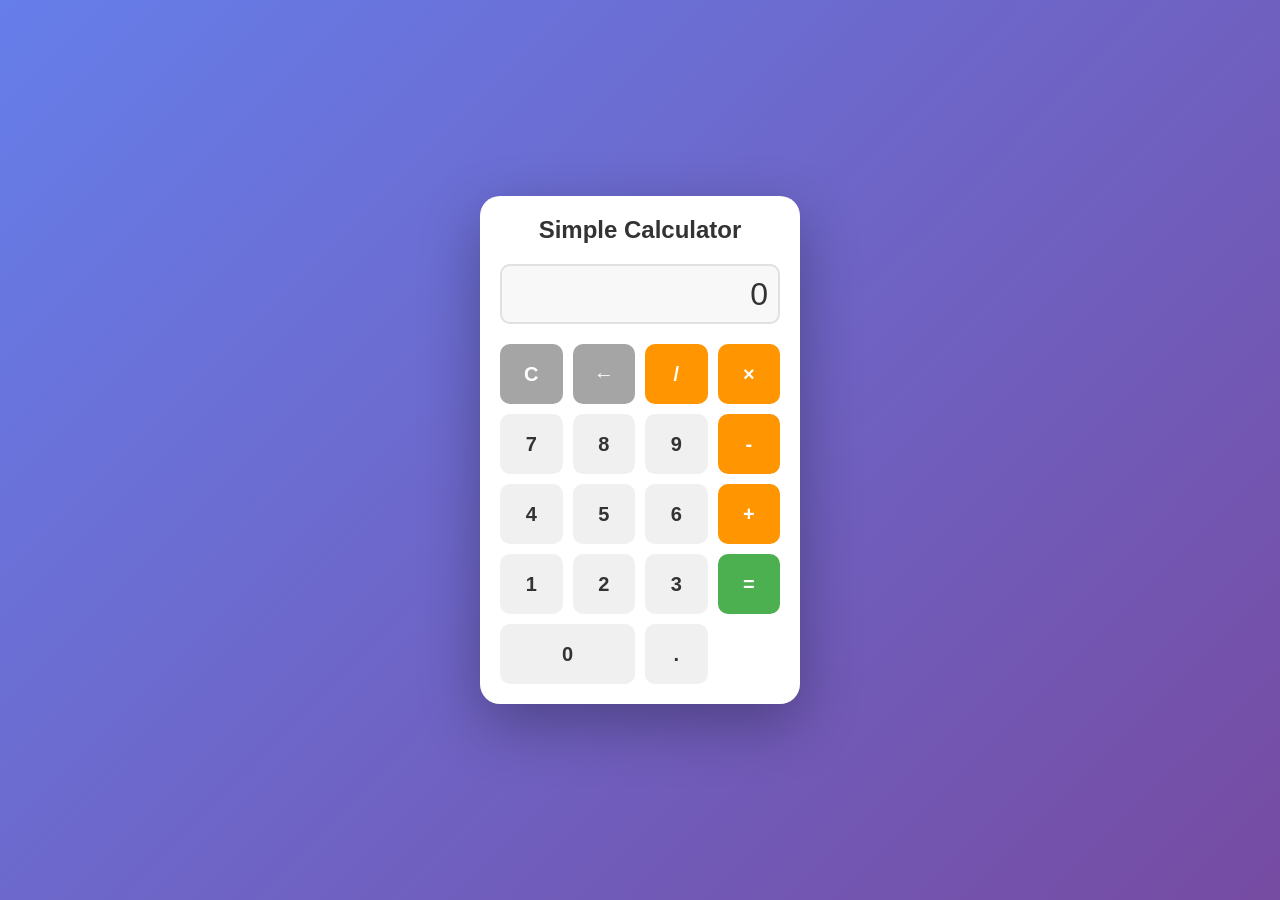
<file: practice_01_calculator/index.html>
<!DOCTYPE html>
<html lang="ko">
<head>
    <meta charset="UTF-8">
    <meta name="viewport" content="width=device-width, initial-scale=1.0">
    <title>Simple Calculator</title>
    <link rel="stylesheet" href="style.css">
</head>
<body>
    <div class="calculator">
        <h1>Simple Calculator</h1>
        <input type="text" class="display" id="display" readonly value="0">
        <div class="buttons">
            <button class="btn function" onclick="clearDisplay()">C</button>
            <button class="btn function" onclick="deleteLast()">←</button>
            <button class="btn operator" onclick="selectOperation('/')">/</button>
            <button class="btn operator" onclick="selectOperation('*')">×</button>
            
            <button class="btn number" onclick="appendNumber('7')">7</button>
            <button class="btn number" onclick="appendNumber('8')">8</button>
            <button class="btn number" onclick="appendNumber('9')">9</button>
            <button class="btn operator" onclick="selectOperation('-')">-</button>
            
            <button class="btn number" onclick="appendNumber('4')">4</button>
            <button class="btn number" onclick="appendNumber('5')">5</button>
            <button class="btn number" onclick="appendNumber('6')">6</button>
            <button class="btn operator" onclick="selectOperation('+')">+</button>
            
            <button class="btn number" onclick="appendNumber('1')">1</button>
            <button class="btn number" onclick="appendNumber('2')">2</button>
            <button class="btn number" onclick="appendNumber('3')">3</button>
            <button class="btn equals" onclick="calculate()" rowspan="2">=</button>
            
            <button class="btn number zero" onclick="appendNumber('0')">0</button>
            <button class="btn number" onclick="appendNumber('.')">.</button>
        </div>
    </div>
    <script src="script.js"></script>
</body>
</html>
</file>
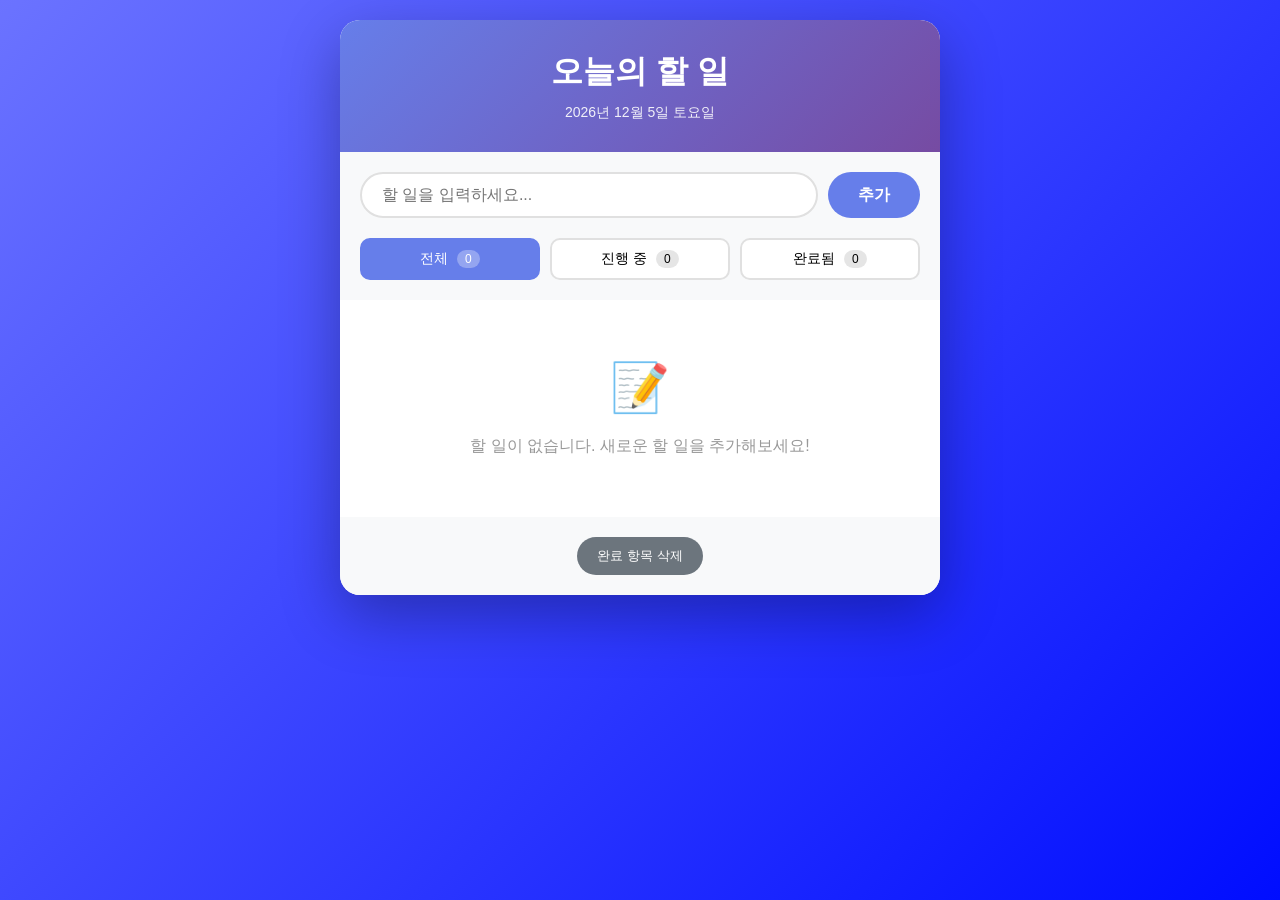
<file: practice_02_todo_list/index.html>
<!DOCTYPE html>
<html lang="ko">
<head>
    <meta charset="UTF-8">
    <meta name="viewport" content="width=device-width, initial-scale=1.0">
    <title>Todo List App</title>
    <link rel="stylesheet" href="style.css">
</head>
<body>
    <div class="container">
        <header>
            <h1>오늘의 할 일</h1>
            <p class="date" id="currentDate"></p>
        </header>
        
        <div class="input-section">
            <input type="text" id="todoInput" placeholder="할 일을 입력하세요..." autocomplete="off">
            <button id="addBtn">추가</button>
        </div>
        
        <div class="filter-tabs">
            <button class="filter-btn active" data-filter="all">
                전체 <span id="allCount">0</span>
            </button>
            <button class="filter-btn" data-filter="active">
                진행 중 <span id="activeCount">0</span>
            </button>
            <button class="filter-btn" data-filter="completed">
                완료됨 <span id="completedCount">0</span>
            </button>
        </div>
        
        <ul id="todoList" class="todo-list"></ul>
        
        <div class="footer">
            <button id="clearCompleted">완료 항목 삭제</button>
        </div>
    </div>
    <script src="script.js"></script>
</body>
</html>
</file>
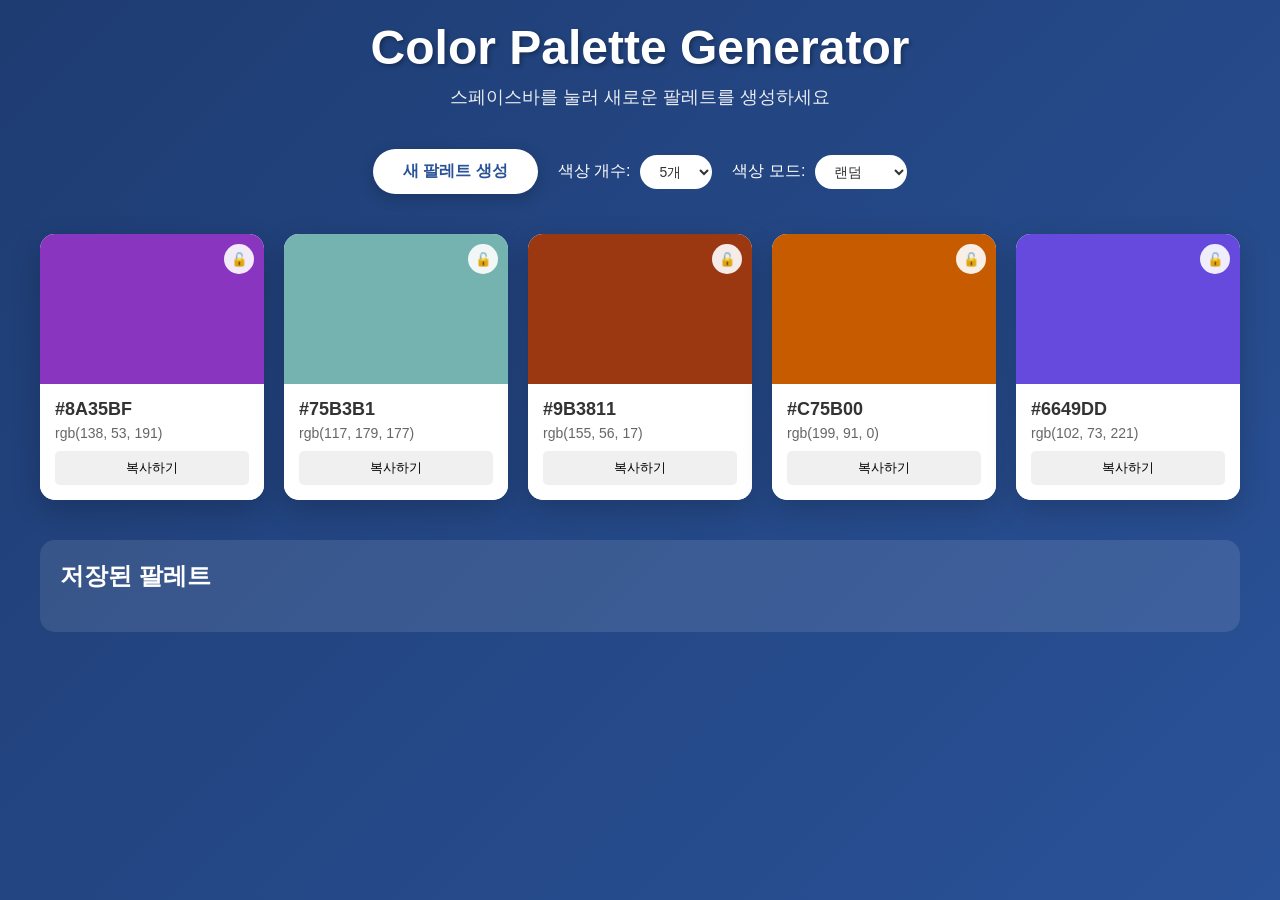
<file: practice_03_color_palette/index.html>
<!DOCTYPE html>
<html lang="ko">
<head>
    <meta charset="UTF-8">
    <meta name="viewport" content="width=device-width, initial-scale=1.0">
    <title>Color Palette Generator</title>
    <link rel="stylesheet" href="style.css">
</head>
<body>
    <div class="container">
        <header>
            <h1>Color Palette Generator</h1>
            <p>스페이스바를 눌러 새로운 팔레트를 생성하세요</p>
        </header>
        
        <div class="controls">
            <button id="generateBtn" class="generate-btn">새 팔레트 생성</button>
            
            <div class="control-group">
                <label for="colorCount">색상 개수:</label>
                <select id="colorCount">
                    <option value="3">3개</option>
                    <option value="4">4개</option>
                    <option value="5" selected>5개</option>
                    <option value="6">6개</option>
                    <option value="7">7개</option>
                    <option value="8">8개</option>
                </select>
            </div>
            
            <div class="control-group">
                <label for="colorMode">색상 모드:</label>
                <select id="colorMode">
                    <option value="random">랜덤</option>
                    <option value="pastel">파스텔</option>
                    <option value="dark">다크</option>
                    <option value="vibrant">비비드</option>
                </select>
            </div>
        </div>
        
        <div id="palette" class="palette"></div>
        
        <div class="saved-palettes">
            <h2>저장된 팔레트</h2>
            <div id="savedList" class="saved-list"></div>
        </div>
    </div>
    
    <div id="toast" class="toast"></div>
    
    <script src="script.js"></script>
</body>
</html>
</file>
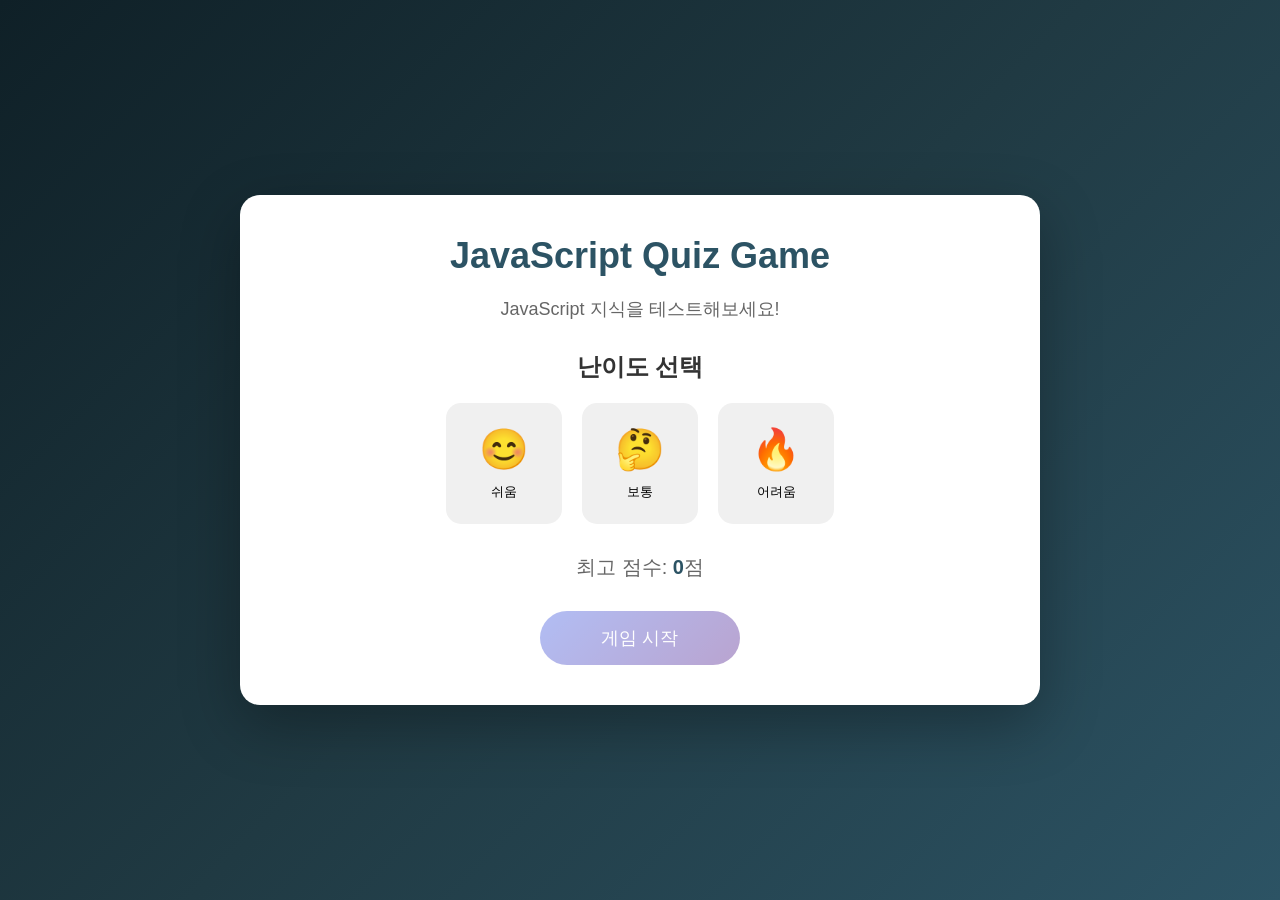
<file: practice_04_quiz_game/index.html>
<!DOCTYPE html>
<html lang="ko">
<head>
    <meta charset="UTF-8">
    <meta name="viewport" content="width=device-width, initial-scale=1.0">
    <title>JavaScript Quiz Game</title>
    <link rel="stylesheet" href="style.css">
</head>
<body>
    <div class="container">
        <div id="startScreen" class="screen">
            <h1>JavaScript Quiz Game</h1>
            <p class="subtitle">JavaScript 지식을 테스트해보세요!</p>
            
            <div class="difficulty-select">
                <h2>난이도 선택</h2>
                <div class="difficulty-buttons">
                    <button class="difficulty-btn" data-difficulty="easy">
                        <span class="emoji">😊</span>
                        <span>쉬움</span>
                    </button>
                    <button class="difficulty-btn" data-difficulty="medium">
                        <span class="emoji">🤔</span>
                        <span>보통</span>
                    </button>
                    <button class="difficulty-btn" data-difficulty="hard">
                        <span class="emoji">🔥</span>
                        <span>어려움</span>
                    </button>
                </div>
            </div>
            
            <div class="high-score">
                최고 점수: <span id="highScore">0</span>점
            </div>
            
            <button id="startBtn" class="btn-primary" disabled>게임 시작</button>
        </div>
        
        <div id="gameScreen" class="screen hidden">
            <div class="game-header">
                <div class="progress-info">
                    <span>문제 <span id="currentQuestion">1</span> / <span id="totalQuestions">10</span></span>
                    <span class="score">점수: <span id="score">0</span></span>
                </div>
                <div class="progress-bar">
                    <div id="progressFill" class="progress-fill"></div>
                </div>
                <div class="timer">
                    <span id="timeLeft">30</span>초
                </div>
            </div>
            
            <div class="question-card">
                <h2 id="questionText" class="question-text"></h2>
                <div id="optionsContainer" class="options-container"></div>
            </div>
            
            <div id="feedback" class="feedback hidden"></div>
        </div>
        
        <div id="resultScreen" class="screen hidden">
            <h1>게임 종료!</h1>
            <div class="result-stats">
                <div class="stat-item">
                    <div class="stat-label">최종 점수</div>
                    <div class="stat-value" id="finalScore">0</div>
                </div>
                <div class="stat-item">
                    <div class="stat-label">정답률</div>
                    <div class="stat-value" id="accuracy">0%</div>
                </div>
                <div class="stat-item">
                    <div class="stat-label">정답 문제</div>
                    <div class="stat-value" id="correctAnswers">0/0</div>
                </div>
            </div>
            
            <div id="newHighScore" class="new-high-score hidden">
                🎉 새로운 최고 기록! 🎉
            </div>
            
            <div class="result-buttons">
                <button id="restartBtn" class="btn-primary">다시하기</button>
                <button id="homeBtn" class="btn-secondary">홈으로</button>
            </div>
        </div>
    </div>
    
    <script src="script.js"></script>
</body>
</html>
</file>
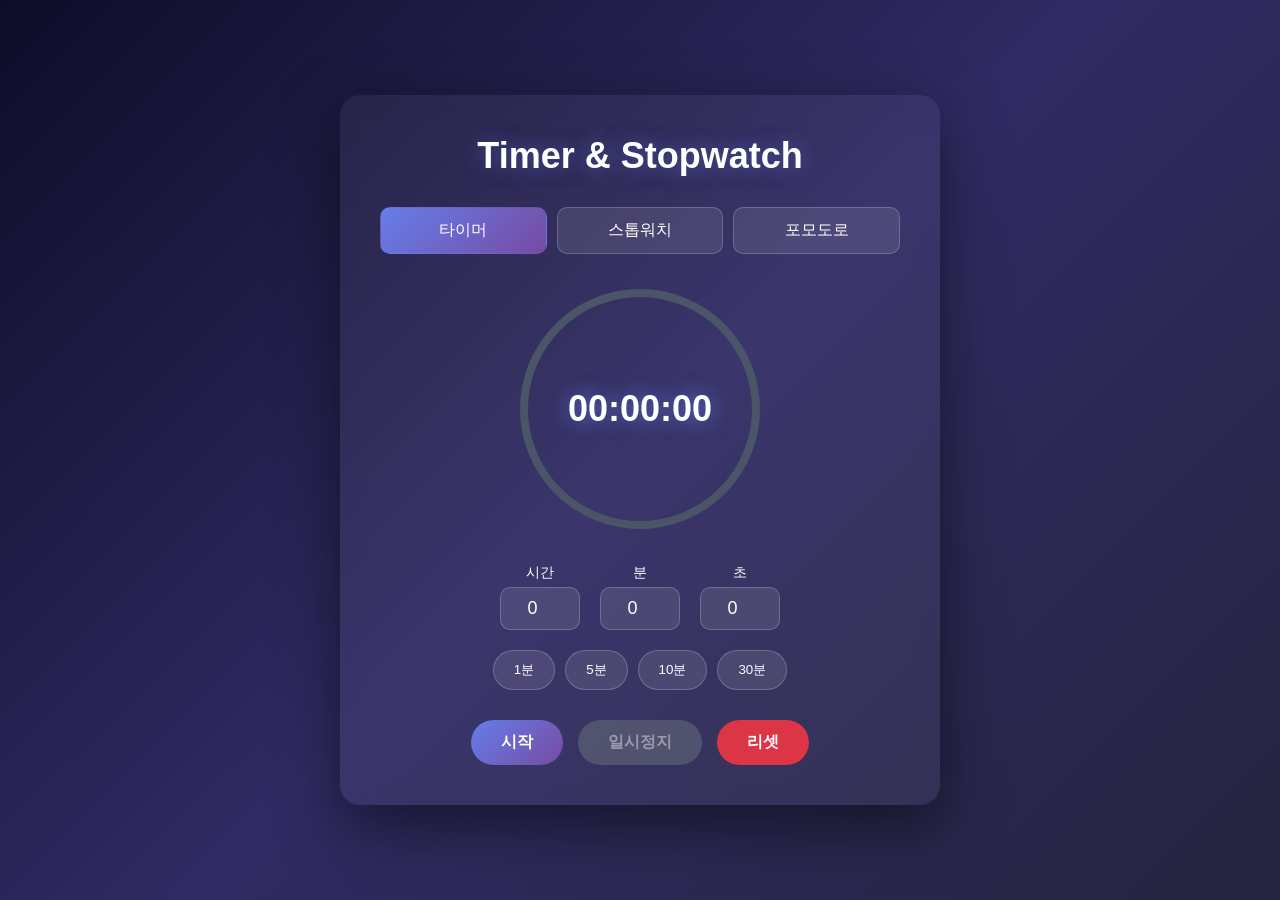
<file: practice_05_timer/index.html>
<!DOCTYPE html>
<html lang="ko">
<head>
    <meta charset="UTF-8">
    <meta name="viewport" content="width=device-width, initial-scale=1.0">
    <title>Timer & Stopwatch</title>
    <link rel="stylesheet" href="style.css">
</head>
<body>
    <div class="container">
        <h1>Timer & Stopwatch</h1>
        
        <div class="tabs">
            <button class="tab-btn active" data-tab="timer">타이머</button>
            <button class="tab-btn" data-tab="stopwatch">스톱워치</button>
            <button class="tab-btn" data-tab="pomodoro">포모도로</button>
        </div>
        
        <div id="timer" class="tab-content active">
            <div class="timer-display">
                <svg class="progress-ring" width="250" height="250">
                    <circle class="progress-ring__circle" stroke="#4a5568" stroke-width="8" fill="transparent" r="116" cx="125" cy="125"/>
                    <circle id="timerProgress" class="progress-ring__circle progress" stroke="#667eea" stroke-width="8" fill="transparent" r="116" cx="125" cy="125"/>
                </svg>
                <div class="time-text" id="timerDisplay">00:00:00</div>
            </div>
            
            <div class="timer-inputs">
                <div class="input-group">
                    <label>시간</label>
                    <input type="number" id="hoursInput" min="0" max="23" value="0">
                </div>
                <div class="input-group">
                    <label>분</label>
                    <input type="number" id="minutesInput" min="0" max="59" value="0">
                </div>
                <div class="input-group">
                    <label>초</label>
                    <input type="number" id="secondsInput" min="0" max="59" value="0">
                </div>
            </div>
            
            <div class="preset-buttons">
                <button class="preset-btn" data-time="60">1분</button>
                <button class="preset-btn" data-time="300">5분</button>
                <button class="preset-btn" data-time="600">10분</button>
                <button class="preset-btn" data-time="1800">30분</button>
            </div>
            
            <div class="control-buttons">
                <button id="timerStart" class="btn-primary">시작</button>
                <button id="timerPause" class="btn-secondary" disabled>일시정지</button>
                <button id="timerReset" class="btn-danger">리셋</button>
            </div>
        </div>
        
        <div id="stopwatch" class="tab-content">
            <div class="stopwatch-display">
                <div class="time-display" id="stopwatchDisplay">00:00:00.00</div>
            </div>
            
            <div class="control-buttons">
                <button id="stopwatchStart" class="btn-primary">시작</button>
                <button id="stopwatchPause" class="btn-secondary" disabled>일시정지</button>
                <button id="stopwatchLap" class="btn-info" disabled>랩</button>
                <button id="stopwatchReset" class="btn-danger">리셋</button>
            </div>
            
            <div class="lap-times">
                <h3>랩 타임</h3>
                <ul id="lapList"></ul>
            </div>
        </div>
        
        <div id="pomodoro" class="tab-content">
            <div class="pomodoro-display">
                <div class="session-info">
                    <span id="sessionType">작업 시간</span>
                    <span id="sessionCount">세션 #1</span>
                </div>
                <div class="time-display" id="pomodoroDisplay">25:00</div>
            </div>
            
            <div class="pomodoro-settings">
                <div class="setting-group">
                    <label>작업 시간 (분)</label>
                    <input type="number" id="workTime" min="1" max="60" value="25">
                </div>
                <div class="setting-group">
                    <label>휴식 시간 (분)</label>
                    <input type="number" id="breakTime" min="1" max="30" value="5">
                </div>
            </div>
            
            <div class="control-buttons">
                <button id="pomodoroStart" class="btn-primary">시작</button>
                <button id="pomodoroPause" class="btn-secondary" disabled>일시정지</button>
                <button id="pomodoroReset" class="btn-danger">리셋</button>
            </div>
        </div>
    </div>
    
    <script src="script.js"></script>
</body>
</html>
</file>
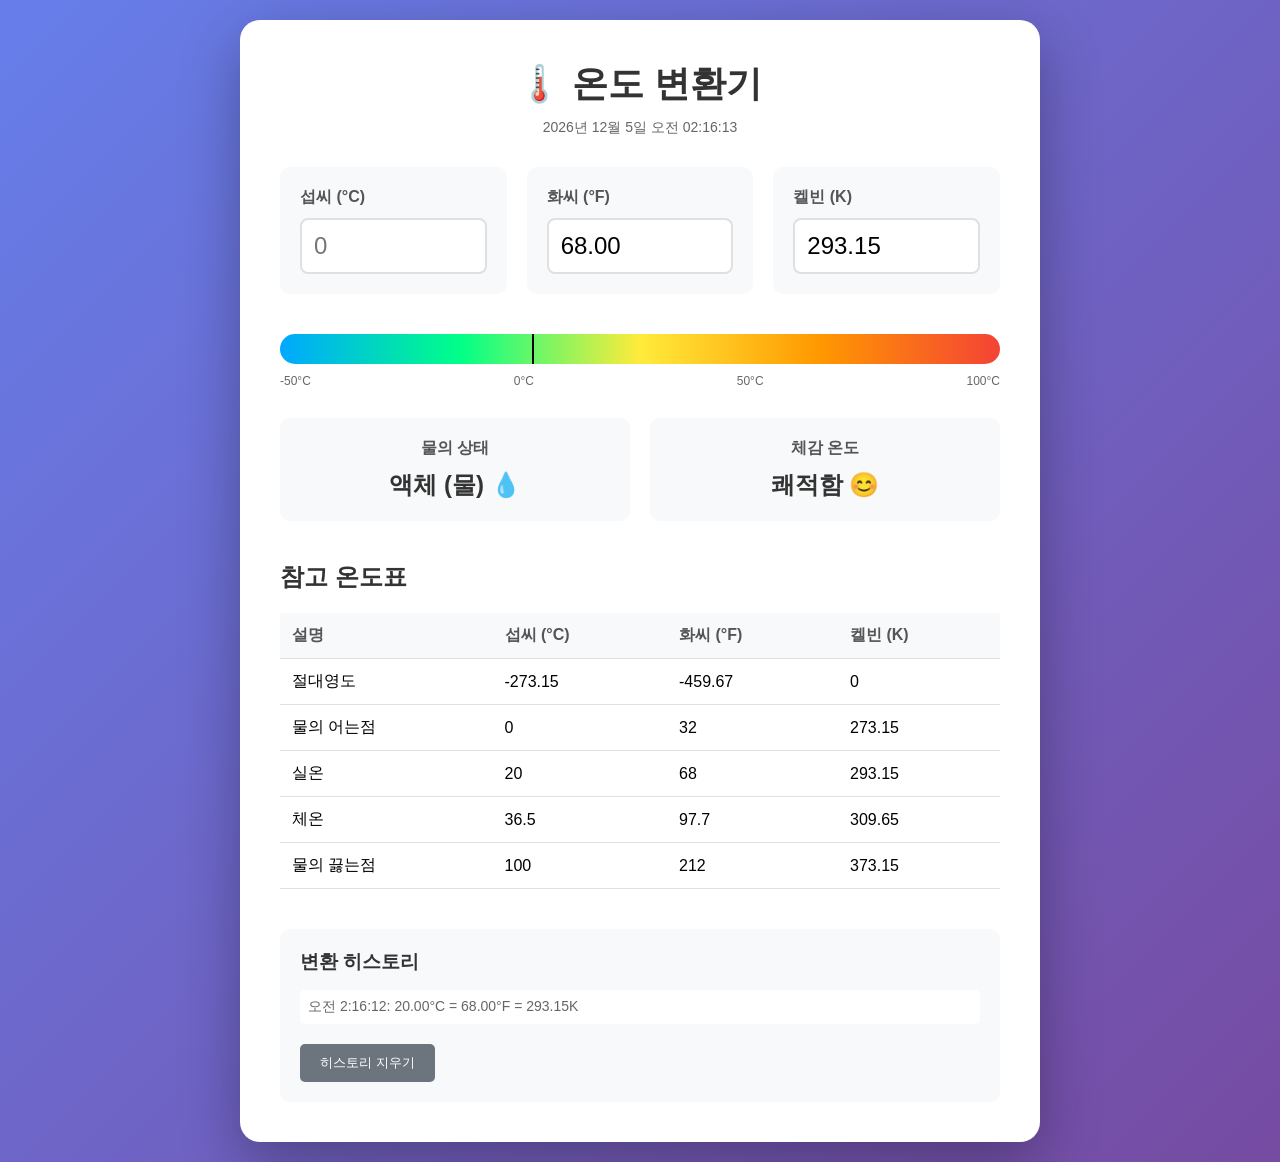
<file: practice_06_weather_converter/index.html>
<!DOCTYPE html>
<html lang="ko">
<head>
    <meta charset="UTF-8">
    <meta name="viewport" content="width=device-width, initial-scale=1.0">
    <title>Weather Converter</title>
    <link rel="stylesheet" href="style.css">
</head>
<body>
    <div class="container">
        <header>
            <h1>🌡️ 온도 변환기</h1>
            <p id="datetime"></p>
        </header>
        
        <div class="converter-section">
            <div class="input-group">
                <label for="celsius">섭씨 (°C)</label>
                <input type="number" id="celsius" placeholder="0" step="0.01">
            </div>
            
            <div class="input-group">
                <label for="fahrenheit">화씨 (°F)</label>
                <input type="number" id="fahrenheit" placeholder="32" step="0.01">
            </div>
            
            <div class="input-group">
                <label for="kelvin">켈빈 (K)</label>
                <input type="number" id="kelvin" placeholder="273.15" step="0.01">
            </div>
        </div>
        
        <div class="info-section">
            <div class="temperature-gauge">
                <div class="gauge-bar">
                    <div id="gauge-fill" class="gauge-fill"></div>
                </div>
                <div class="gauge-labels">
                    <span>-50°C</span>
                    <span>0°C</span>
                    <span>50°C</span>
                    <span>100°C</span>
                </div>
            </div>
            
            <div class="status-cards">
                <div class="status-card">
                    <h3>물의 상태</h3>
                    <div id="water-state" class="status-value">액체 💧</div>
                </div>
                
                <div class="status-card">
                    <h3>체감 온도</h3>
                    <div id="feel-description" class="status-value">쾌적함</div>
                </div>
            </div>
        </div>
        
        <div class="reference-section">
            <h2>참고 온도표</h2>
            <table class="reference-table">
                <thead>
                    <tr>
                        <th>설명</th>
                        <th>섭씨 (°C)</th>
                        <th>화씨 (°F)</th>
                        <th>켈빈 (K)</th>
                    </tr>
                </thead>
                <tbody>
                    <tr>
                        <td>절대영도</td>
                        <td>-273.15</td>
                        <td>-459.67</td>
                        <td>0</td>
                    </tr>
                    <tr>
                        <td>물의 어는점</td>
                        <td>0</td>
                        <td>32</td>
                        <td>273.15</td>
                    </tr>
                    <tr>
                        <td>실온</td>
                        <td>20</td>
                        <td>68</td>
                        <td>293.15</td>
                    </tr>
                    <tr>
                        <td>체온</td>
                        <td>36.5</td>
                        <td>97.7</td>
                        <td>309.65</td>
                    </tr>
                    <tr>
                        <td>물의 끓는점</td>
                        <td>100</td>
                        <td>212</td>
                        <td>373.15</td>
                    </tr>
                </tbody>
            </table>
        </div>
        
        <div class="history-section">
            <h3>변환 히스토리</h3>
            <ul id="history-list"></ul>
            <button id="clear-history" class="btn-secondary">히스토리 지우기</button>
        </div>
    </div>
    
    <script src="script.js"></script>
</body>
</html>
</file>
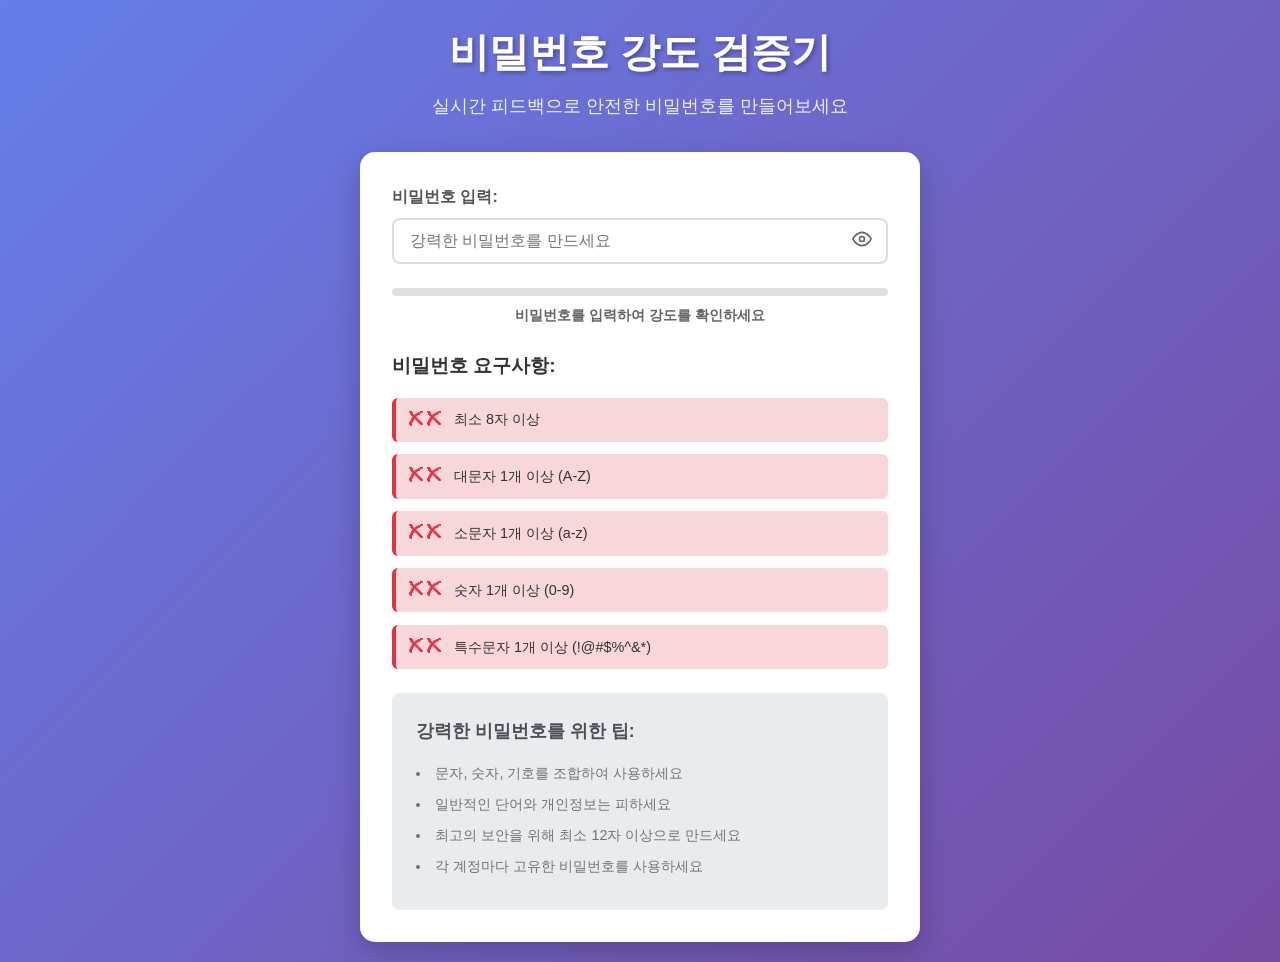
<file: practice_07_password_validator/index.html>
<!DOCTYPE html>
<html lang="ko">
<head>
    <meta charset="UTF-8">
    <meta name="viewport" content="width=device-width, initial-scale=1.0">
    <title>비밀번호 검증기</title>
    <link rel="stylesheet" href="style.css">
</head>
<body>
    <div class="container">
        <header>
            <h1>비밀번호 강도 검증기</h1>
            <p>실시간 피드백으로 안전한 비밀번호를 만들어보세요</p>
        </header>

        <main>
            <div class="password-form">
                <div class="input-group">
                    <label for="password">비밀번호 입력:</label>
                    <div class="password-wrapper">
                        <input type="password" id="password" placeholder="강력한 비밀번호를 만드세요">
                        <button type="button" class="toggle-password" id="togglePassword">
                            <svg class="eye-icon" viewBox="0 0 24 24" fill="none" stroke="currentColor">
                                <path class="eye-open" d="M1 12s4-8 11-8 11 8 11 8-4 8-11 8-11-8-11-8z"/>
                                <circle class="eye-open" cx="12" cy="12" r="3"/>
                                <path class="eye-closed" d="m9.88 9.88a3 3 0 1 0 4.24 4.24"/>
                                <path class="eye-closed" d="m21.87 21.87l-19-19"/>
                            </svg>
                        </button>
                    </div>
                </div>

                <div class="strength-meter">
                    <div class="strength-bar">
                        <div class="strength-fill" id="strengthFill"></div>
                    </div>
                    <div class="strength-text" id="strengthText">비밀번호를 입력하여 강도를 확인하세요</div>
                </div>

                <div class="requirements">
                    <h3>비밀번호 요구사항:</h3>
                    <ul class="requirements-list">
                        <li class="requirement" id="lengthReq">
                            <span class="req-icon">✗</span>
                            <span class="req-text">최소 8자 이상</span>
                        </li>
                        <li class="requirement" id="uppercaseReq">
                            <span class="req-icon">✗</span>
                            <span class="req-text">대문자 1개 이상 (A-Z)</span>
                        </li>
                        <li class="requirement" id="lowercaseReq">
                            <span class="req-icon">✗</span>
                            <span class="req-text">소문자 1개 이상 (a-z)</span>
                        </li>
                        <li class="requirement" id="numberReq">
                            <span class="req-icon">✗</span>
                            <span class="req-text">숫자 1개 이상 (0-9)</span>
                        </li>
                        <li class="requirement" id="specialReq">
                            <span class="req-icon">✗</span>
                            <span class="req-text">특수문자 1개 이상 (!@#$%^&*)</span>
                        </li>
                    </ul>
                </div>

                <div class="password-tips">
                    <h3>강력한 비밀번호를 위한 팁:</h3>
                    <ul>
                        <li>문자, 숫자, 기호를 조합하여 사용하세요</li>
                        <li>일반적인 단어와 개인정보는 피하세요</li>
                        <li>최고의 보안을 위해 최소 12자 이상으로 만드세요</li>
                        <li>각 계정마다 고유한 비밀번호를 사용하세요</li>
                    </ul>
                </div>
            </div>
        </main>
    </div>

    <script src="script.js"></script>
</body>
</html>
</file>
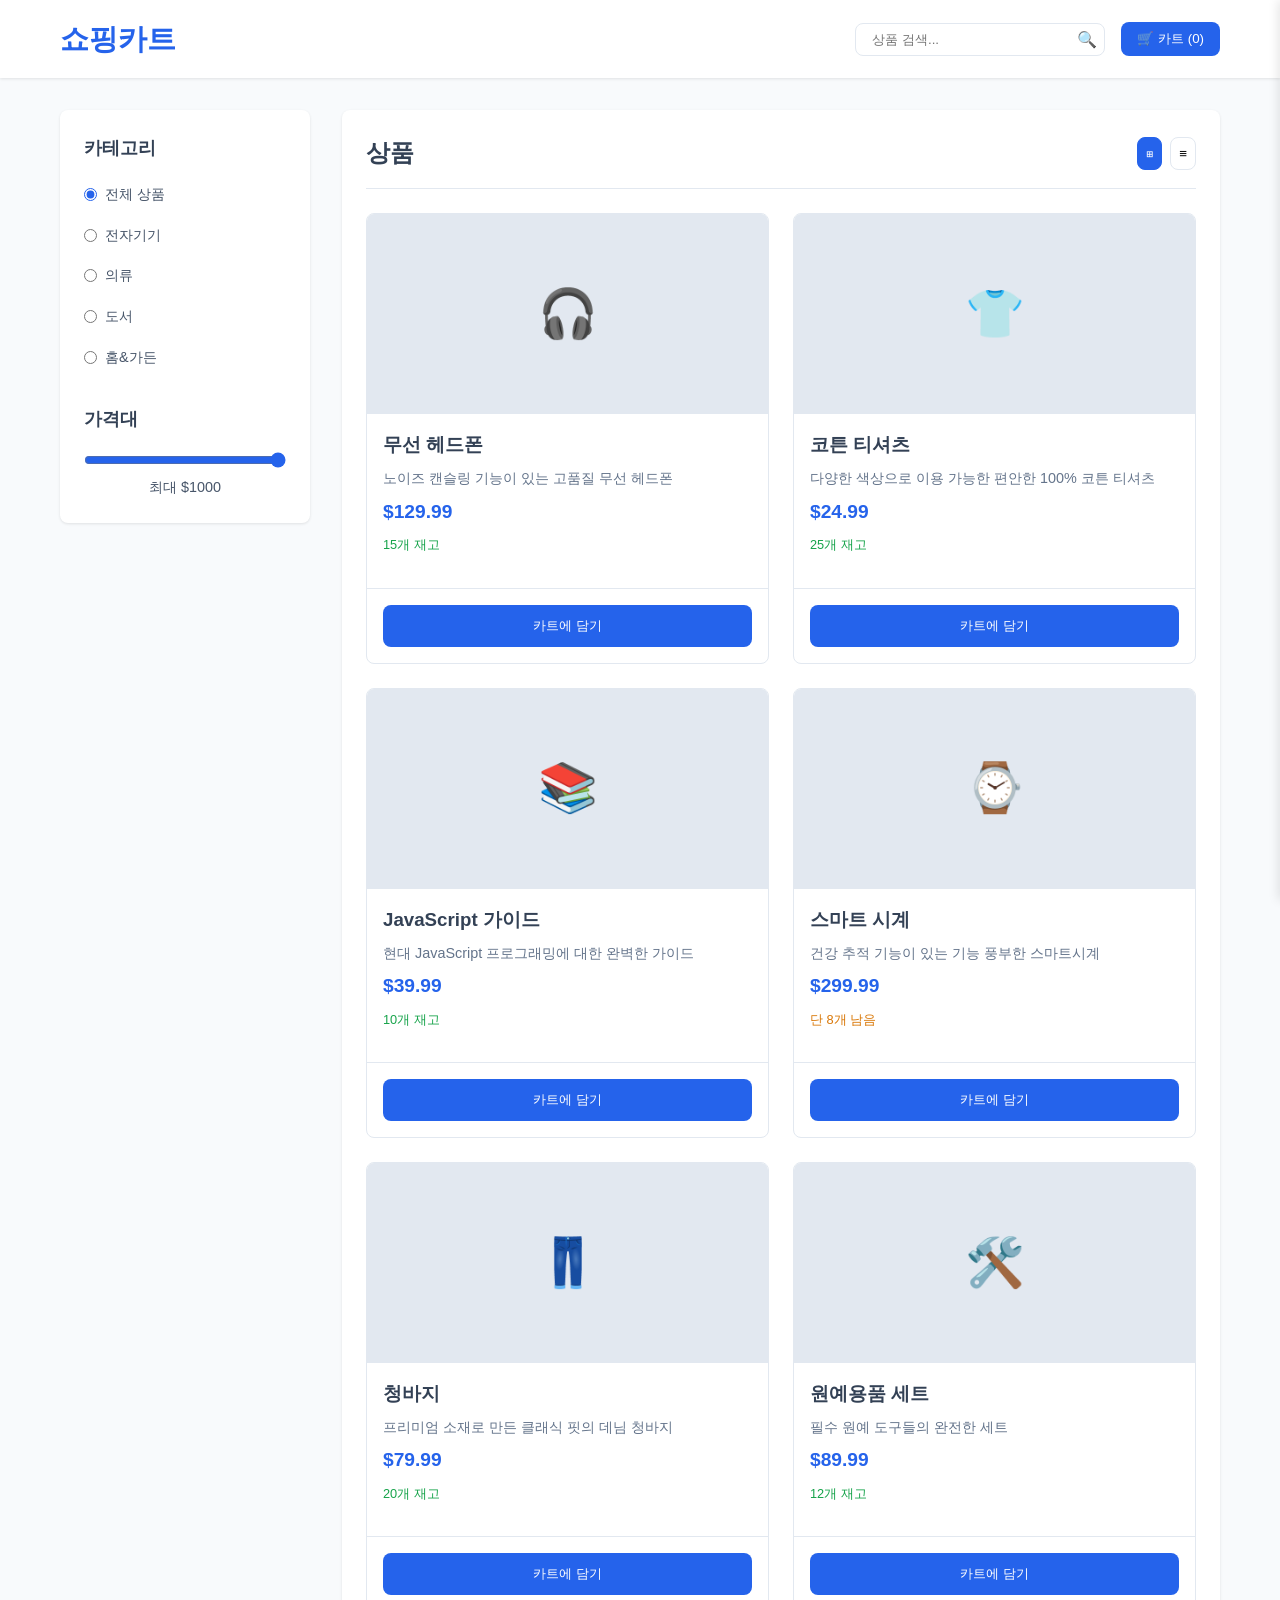
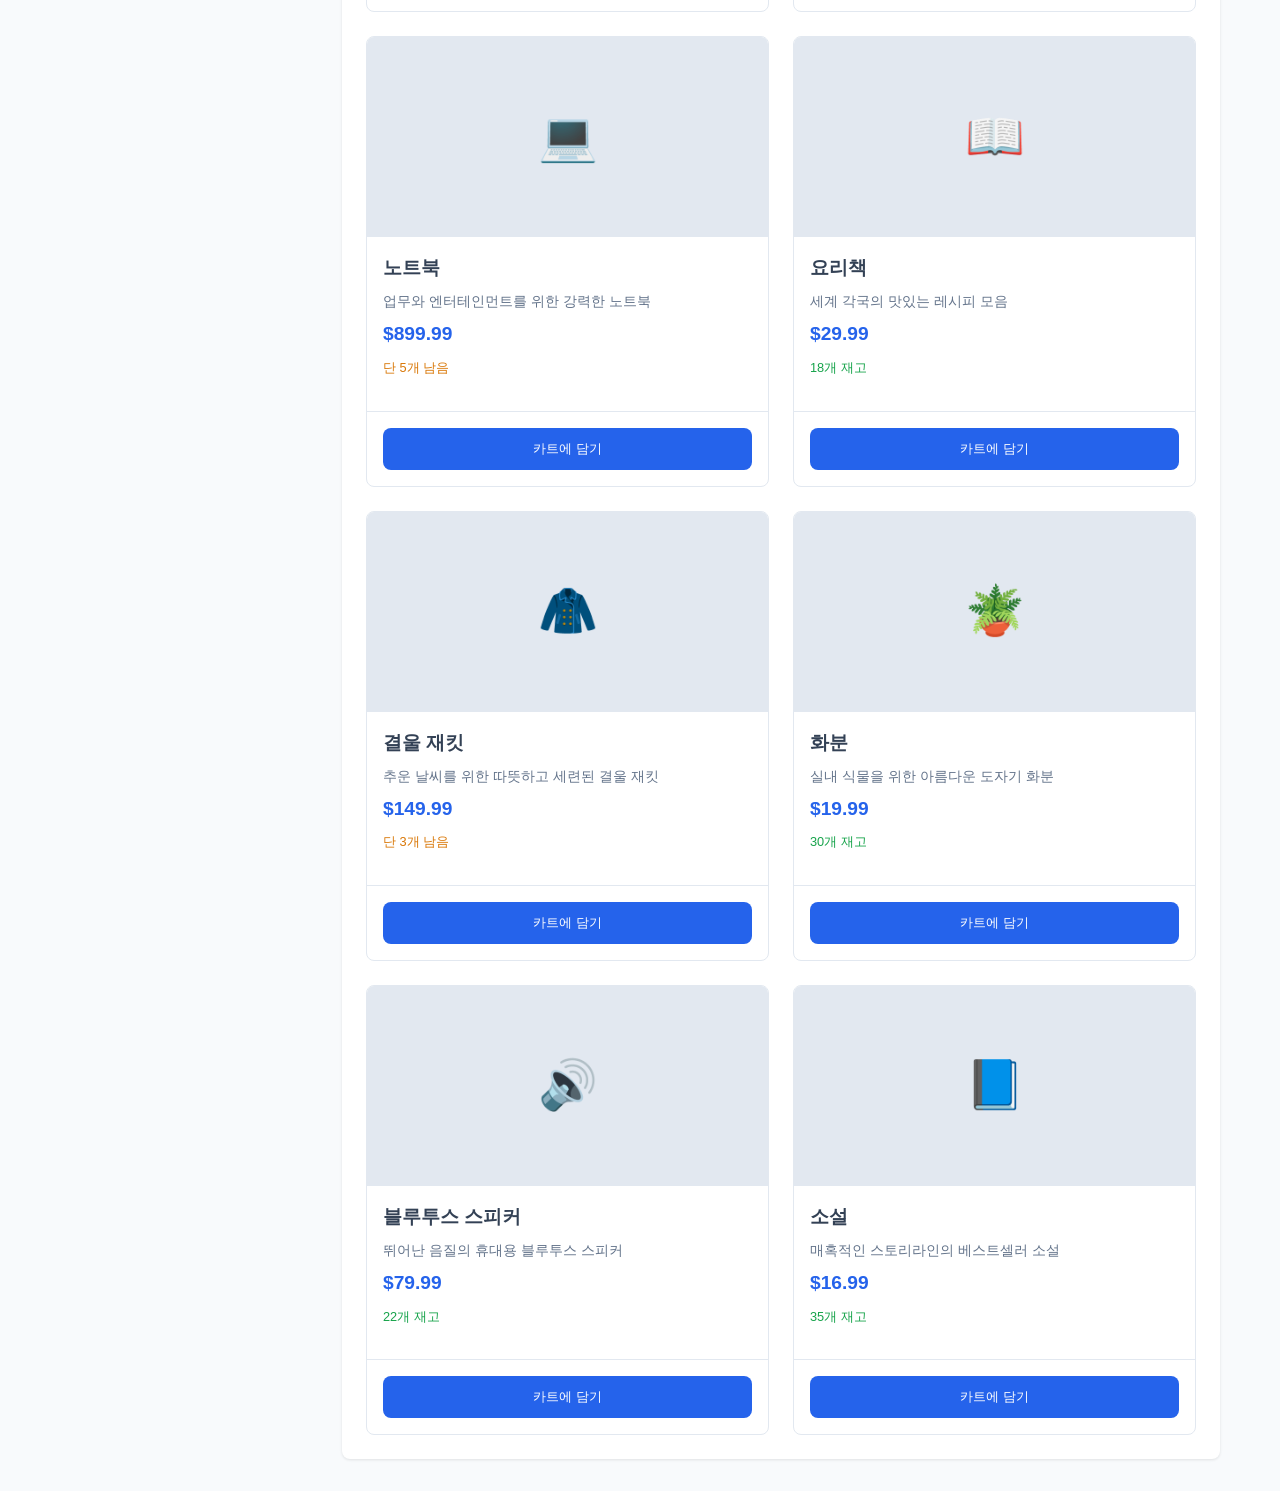
<file: practice_08_shopping_cart/index.html>
<!DOCTYPE html>
<html lang="ko">
<head>
    <meta charset="UTF-8">
    <meta name="viewport" content="width=device-width, initial-scale=1.0">
    <title>쇼핑카트</title>
    <link rel="stylesheet" href="style.css">
</head>
<body>
    <header class="header">
        <div class="container">
            <h1 class="logo">쇼핑카트</h1>
            <div class="header-actions">
                <div class="search-box">
                    <input type="text" id="searchInput" placeholder="상품 검색...">
                    <button class="search-btn">🔍</button>
                </div>
                <div class="cart-toggle">
                    <button id="cartToggle" class="cart-btn">
                        🛒 카트 (<span id="cartCount">0</span>)
                    </button>
                </div>
            </div>
        </div>
    </header>

    <main class="main">
        <div class="container">
            <div class="app-layout">
                <!-- Product Filters -->
                <aside class="filters">
                    <h3>카테고리</h3>
                    <div class="filter-group">
                        <label class="filter-option">
                            <input type="radio" name="category" value="all" checked>
                            <span>전체 상품</span>
                        </label>
                        <label class="filter-option">
                            <input type="radio" name="category" value="electronics">
                            <span>전자기기</span>
                        </label>
                        <label class="filter-option">
                            <input type="radio" name="category" value="clothing">
                            <span>의류</span>
                        </label>
                        <label class="filter-option">
                            <input type="radio" name="category" value="books">
                            <span>도서</span>
                        </label>
                        <label class="filter-option">
                            <input type="radio" name="category" value="home">
                            <span>홈&가든</span>
                        </label>
                    </div>
                    
                    <h3>가격대</h3>
                    <div class="price-filter">
                        <input type="range" id="priceRange" min="0" max="1000" value="1000">
                        <div class="price-display">
                            최대 $<span id="priceValue">1000</span>
                        </div>
                    </div>
                </aside>

                <!-- Product Grid -->
                <section class="products-section">
                    <div class="section-header">
                        <h2>상품</h2>
                        <div class="view-options">
                            <button class="view-btn active" data-view="grid">⊞</button>
                            <button class="view-btn" data-view="list">≡</button>
                        </div>
                    </div>
                    
                    <div id="productsGrid" class="products-grid">
                        <!-- 상품들이 여기에 동적으로 로드됩니다 -->
                    </div>
                </section>
            </div>
        </div>
    </main>

    <!-- Shopping Cart Sidebar -->
    <div id="cartSidebar" class="cart-sidebar">
        <div class="cart-header">
            <h2>쇼핑카트</h2>
            <button id="closeCart" class="close-btn">×</button>
        </div>
        
        <div class="cart-content">
            <div id="cartItems" class="cart-items">
                <!-- 카트 상품들이 여기에 표시됩니다 -->
            </div>
            
            <div class="cart-empty" id="cartEmpty">
                <p>카트가 비어있습니다</p>
                <button class="continue-shopping">계속 쇼핑하기</button>
            </div>
        </div>
        
        <div class="cart-footer">
            <div class="cart-summary">
                <div class="summary-row">
                    <span>소계:</span>
                    <span id="subtotal">$0.00</span>
                </div>
                <div class="summary-row">
                    <span>세금 (8.5%):</span>
                    <span id="tax">$0.00</span>
                </div>
                <div class="summary-row total">
                    <span>총액:</span>
                    <span id="total">$0.00</span>
                </div>
            </div>
            
            <div class="cart-actions">
                <button id="clearCart" class="btn btn-secondary">카트 비우기</button>
                <button id="checkout" class="btn btn-primary">결제하기</button>
            </div>
        </div>
    </div>

    <!-- Cart Overlay -->
    <div id="cartOverlay" class="cart-overlay"></div>

    <!-- Toast Notification -->
    <div id="toast" class="toast"></div>

    <!-- Checkout Modal -->
    <div id="checkoutModal" class="modal">
        <div class="modal-content">
            <div class="modal-header">
                <h2>주문 요약</h2>
                <button class="modal-close">×</button>
            </div>
            <div class="modal-body">
                <div id="orderSummary"></div>
                <div class="customer-info">
                    <h3>고객 정보</h3>
                    <form id="checkoutForm">
                        <input type="text" placeholder="성명" required>
                        <input type="email" placeholder="이메일" required>
                        <input type="tel" placeholder="전화번호" required>
                        <textarea placeholder="배송 주소" required></textarea>
                    </form>
                </div>
            </div>
            <div class="modal-footer">
                <button class="btn btn-secondary">취소</button>
                <button class="btn btn-primary" id="placeOrder">주문하기</button>
            </div>
        </div>
    </div>

    <script src="script.js"></script>
</body>
</html>
</file>
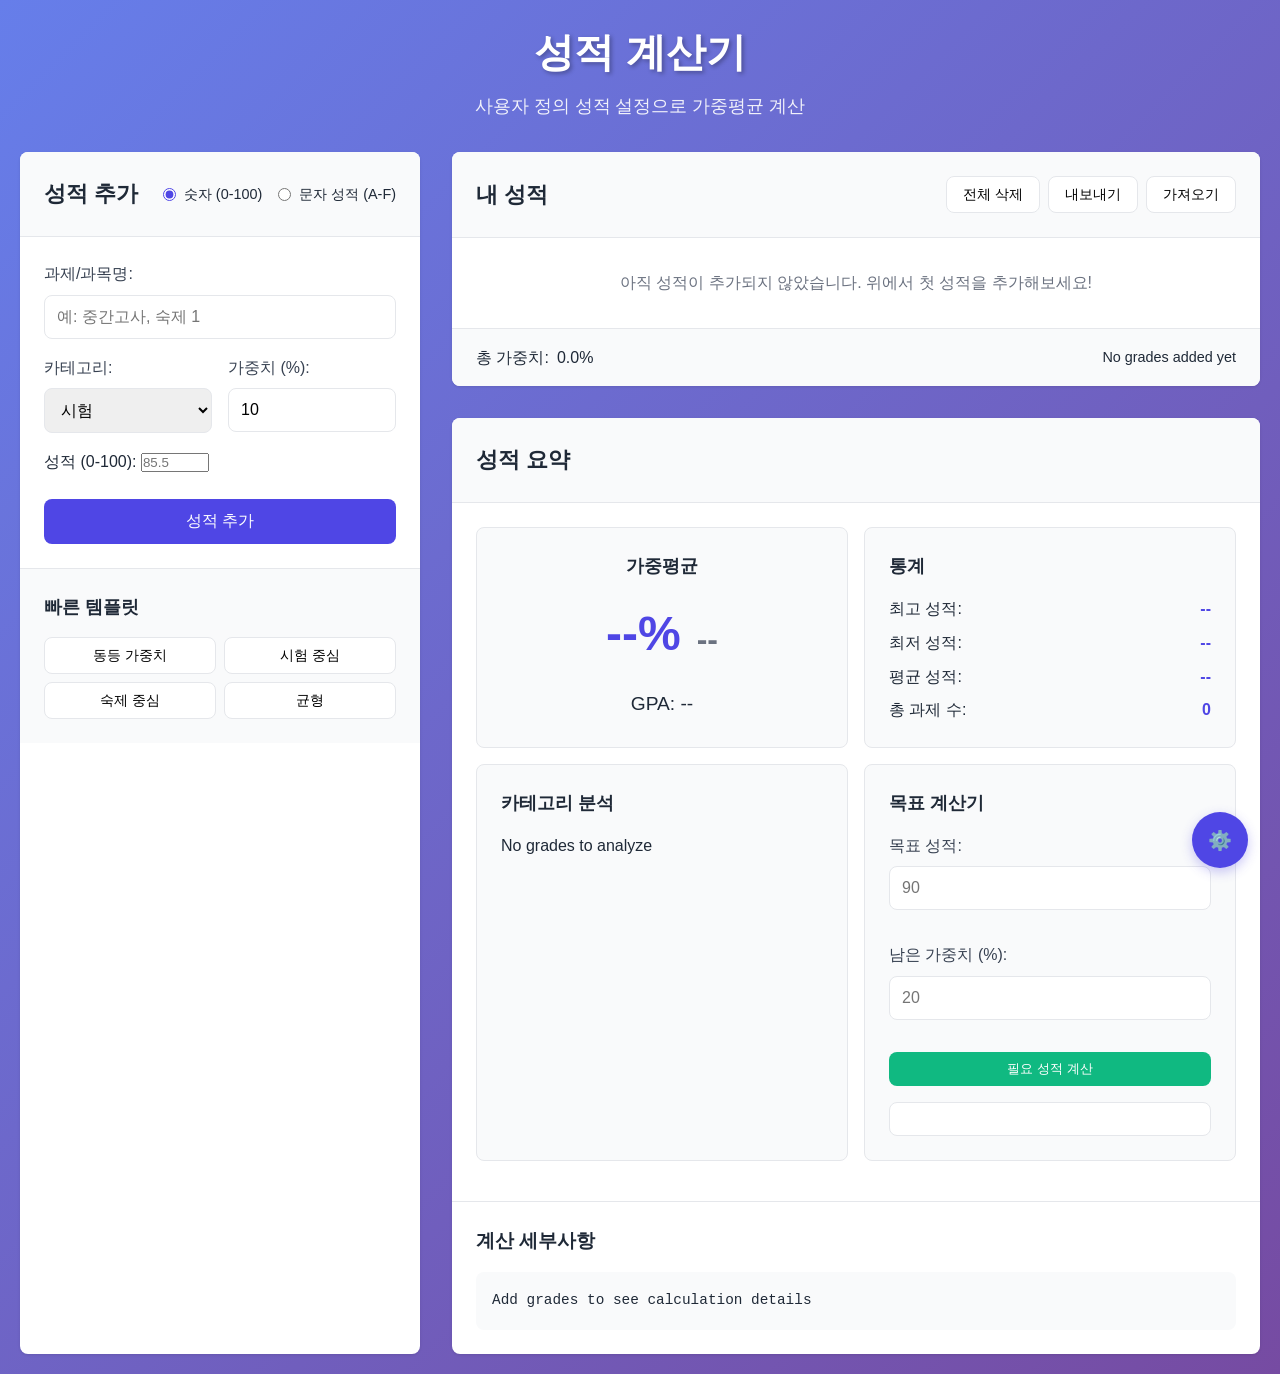
<file: practice_09_grade_calculator/index.html>
<!DOCTYPE html>
<html lang="ko">
<head>
    <meta charset="UTF-8">
    <meta name="viewport" content="width=device-width, initial-scale=1.0">
    <title>성적 계산기</title>
    <link rel="stylesheet" href="style.css">
</head>
<body>
    <div class="container">
        <header class="header">
            <h1>성적 계산기</h1>
            <p>사용자 정의 성적 설정으로 가중평균 계산</p>
        </header>

        <main class="main">
            <div class="calculator-layout">
                <!-- 성적 입력 섹션 -->
                <section class="grade-input-section">
                    <div class="section-header">
                        <h2>성적 추가</h2>
                        <div class="input-mode-toggle">
                            <label class="toggle-option">
                                <input type="radio" name="inputMode" value="numerical" checked>
                                <span>숫자 (0-100)</span>
                            </label>
                            <label class="toggle-option">
                                <input type="radio" name="inputMode" value="letter">
                                <span>문자 성적 (A-F)</span>
                            </label>
                        </div>
                    </div>

                    <form class="grade-form" id="gradeForm">
                        <div class="form-group">
                            <label for="assignmentName">과제/과목명:</label>
                            <input type="text" id="assignmentName" placeholder="예: 중간고사, 숙제 1" required>
                        </div>

                        <div class="form-row">
                            <div class="form-group">
                                <label for="category">카테고리:</label>
                                <select id="category">
                                    <option value="exam">시험</option>
                                    <option value="homework">숙제</option>
                                    <option value="project">프로젝트</option>
                                    <option value="quiz">퀴즈</option>
                                    <option value="participation">참여</option>
                                    <option value="other">기타</option>
                                </select>
                            </div>

                            <div class="form-group">
                                <label for="weight">가중치 (%):</label>
                                <input type="number" id="weight" min="0" max="100" step="0.1" value="10" required>
                            </div>
                        </div>

                        <!-- 숫자 성적 입력 -->
                        <div class="grade-input numerical-input">
                            <label for="numericalGrade">성적 (0-100):</label>
                            <input type="number" id="numericalGrade" min="0" max="100" step="0.1" placeholder="85.5">
                        </div>

                        <!-- 문자 성적 입력 -->
                        <div class="grade-input letter-input" style="display: none;">
                            <label for="letterGrade">문자 성적:</label>
                            <select id="letterGrade">
                                <option value="">성적 선택</option>
                                <option value="A+">A+ (97-100)</option>
                                <option value="A">A (93-96)</option>
                                <option value="A-">A- (90-92)</option>
                                <option value="B+">B+ (87-89)</option>
                                <option value="B">B (83-86)</option>
                                <option value="B-">B- (80-82)</option>
                                <option value="C+">C+ (77-79)</option>
                                <option value="C">C (73-76)</option>
                                <option value="C-">C- (70-72)</option>
                                <option value="D+">D+ (67-69)</option>
                                <option value="D">D (63-66)</option>
                                <option value="D-">D- (60-62)</option>
                                <option value="F">F (0-59)</option>
                            </select>
                        </div>

                        <button type="submit" class="add-grade-btn">성적 추가</button>
                    </form>

                    <!-- Weight Templates -->
                    <div class="weight-templates">
                        <h3>빠른 템플릿</h3>
                        <div class="template-buttons">
                            <button class="template-btn" data-template="equal">동등 가중치</button>
                            <button class="template-btn" data-template="exam-heavy">시험 중심</button>
                            <button class="template-btn" data-template="homework-heavy">숙제 중심</button>
                            <button class="template-btn" data-template="balanced">균형</button>
                        </div>
                    </div>
                </section>

                <!-- 성적 표 섹션 -->
                <section class="grades-section">
                    <div class="section-header">
                        <h2>내 성적</h2>
                        <div class="grades-actions">
                            <button class="action-btn" id="clearAll">전체 삭제</button>
                            <button class="action-btn" id="exportData">내보내기</button>
                            <input type="file" id="importData" accept=".json" style="display: none;">
                            <button class="action-btn" id="importBtn">가져오기</button>
                        </div>
                    </div>

                    <div class="grades-table-container">
                        <table class="grades-table" id="gradesTable">
                            <thead>
                                <tr>
                                    <th>과제</th>
                                    <th>카테고리</th>
                                    <th>성적</th>
                                    <th>가중치 (%)</th>
                                    <th>가중 점수</th>
                                    <th>작업</th>
                                </tr>
                            </thead>
                            <tbody id="gradesTableBody">
                                <!-- 성적이 여기에 삽입됩니다 -->
                            </tbody>
                        </table>
                        
                        <div class="no-grades" id="noGrades">
                            <p>아직 성적이 추가되지 않았습니다. 위에서 첫 성적을 추가해보세요!</p>
                        </div>
                    </div>

                    <!-- 가중치 요약 -->
                    <div class="weight-summary" id="weightSummary">
                        <div class="summary-item">
                            <span>총 가중치:</span>
                            <span id="totalWeight">0%</span>
                        </div>
                        <div class="weight-status" id="weightStatus">
                            <span class="status-text">가중치 상태를 보려면 성적을 추가하세요</span>
                        </div>
                    </div>
                </section>

                <!-- 결과 섹션 -->
                <section class="results-section">
                    <div class="section-header">
                        <h2>성적 요약</h2>
                    </div>

                    <div class="results-grid">
                        <div class="result-card main-result">
                            <h3>가중평균</h3>
                            <div class="grade-display">
                                <span class="numerical-grade" id="finalGrade">--%</span>
                                <span class="letter-grade" id="finalLetterGrade">--</span>
                            </div>
                            <div class="gpa-display">
                                <span>GPA: </span>
                                <span id="gpaValue">--</span>
                            </div>
                        </div>

                        <div class="result-card">
                            <h3>통계</h3>
                            <div class="stats-list">
                                <div class="stat-item">
                                    <span>최고 성적:</span>
                                    <span id="highestGrade">--</span>
                                </div>
                                <div class="stat-item">
                                    <span>최저 성적:</span>
                                    <span id="lowestGrade">--</span>
                                </div>
                                <div class="stat-item">
                                    <span>평균 성적:</span>
                                    <span id="averageGrade">--</span>
                                </div>
                                <div class="stat-item">
                                    <span>총 과제 수:</span>
                                    <span id="totalAssignments">0</span>
                                </div>
                            </div>
                        </div>

                        <div class="result-card">
                            <h3>카테고리 분석</h3>
                            <div class="category-breakdown" id="categoryBreakdown">
                                <!-- 카테고리 통계가 여기에 표시됩니다 -->
                            </div>
                        </div>

                        <div class="result-card">
                            <h3>목표 계산기</h3>
                            <div class="goal-calculator">
                                <div class="form-group">
                                    <label for="targetGrade">목표 성적:</label>
                                    <input type="number" id="targetGrade" min="0" max="100" placeholder="90">
                                </div>
                                <div class="form-group">
                                    <label for="remainingWeight">남은 가중치 (%):</label>
                                    <input type="number" id="remainingWeight" min="0" max="100" placeholder="20">
                                </div>
                                <button class="calculate-goal-btn" id="calculateGoal">필요 성적 계산</button>
                                <div class="goal-result" id="goalResult"></div>
                            </div>
                        </div>
                    </div>

                    <!-- 계산 세부사항 -->
                    <div class="calculation-breakdown" id="calculationBreakdown">
                        <h3>계산 세부사항</h3>
                        <div class="breakdown-content">
                            <!-- 계산 단계가 여기에 표시됩니다 -->
                        </div>
                    </div>
                </section>
            </div>
        </main>

        <!-- 성적 척도 모달 -->
        <div class="modal" id="gradingScaleModal">
            <div class="modal-content">
                <div class="modal-header">
                    <h2>성적 척도 설정</h2>
                    <button class="modal-close">&times;</button>
                </div>
                <div class="modal-body">
                    <div class="scale-options">
                        <label class="scale-option">
                            <input type="radio" name="scale" value="standard" checked>
                            <span>표준 척도</span>
                        </label>
                        <label class="scale-option">
                            <input type="radio" name="scale" value="plus-minus">
                            <span>플러스/마이너스 척도</span>
                        </label>
                        <label class="scale-option">
                            <input type="radio" name="scale" value="custom">
                            <span>사용자 정의 척도</span>
                        </label>
                    </div>
                    
                    <div class="scale-preview" id="scalePreview">
                        <!-- 성적 척도 미리보기가 여기에 표시됩니다 -->
                    </div>
                </div>
                <div class="modal-footer">
                    <button class="btn-secondary">취소</button>
                    <button class="btn-primary">설정 저장</button>
                </div>
            </div>
        </div>

        <!-- 플로팅 액션 버튼 -->
        <button class="fab" id="settingsFab" title="성적 척도 설정">
            ⚙️
        </button>
    </div>

    <script src="script.js"></script>
</body>
</html>
</file>
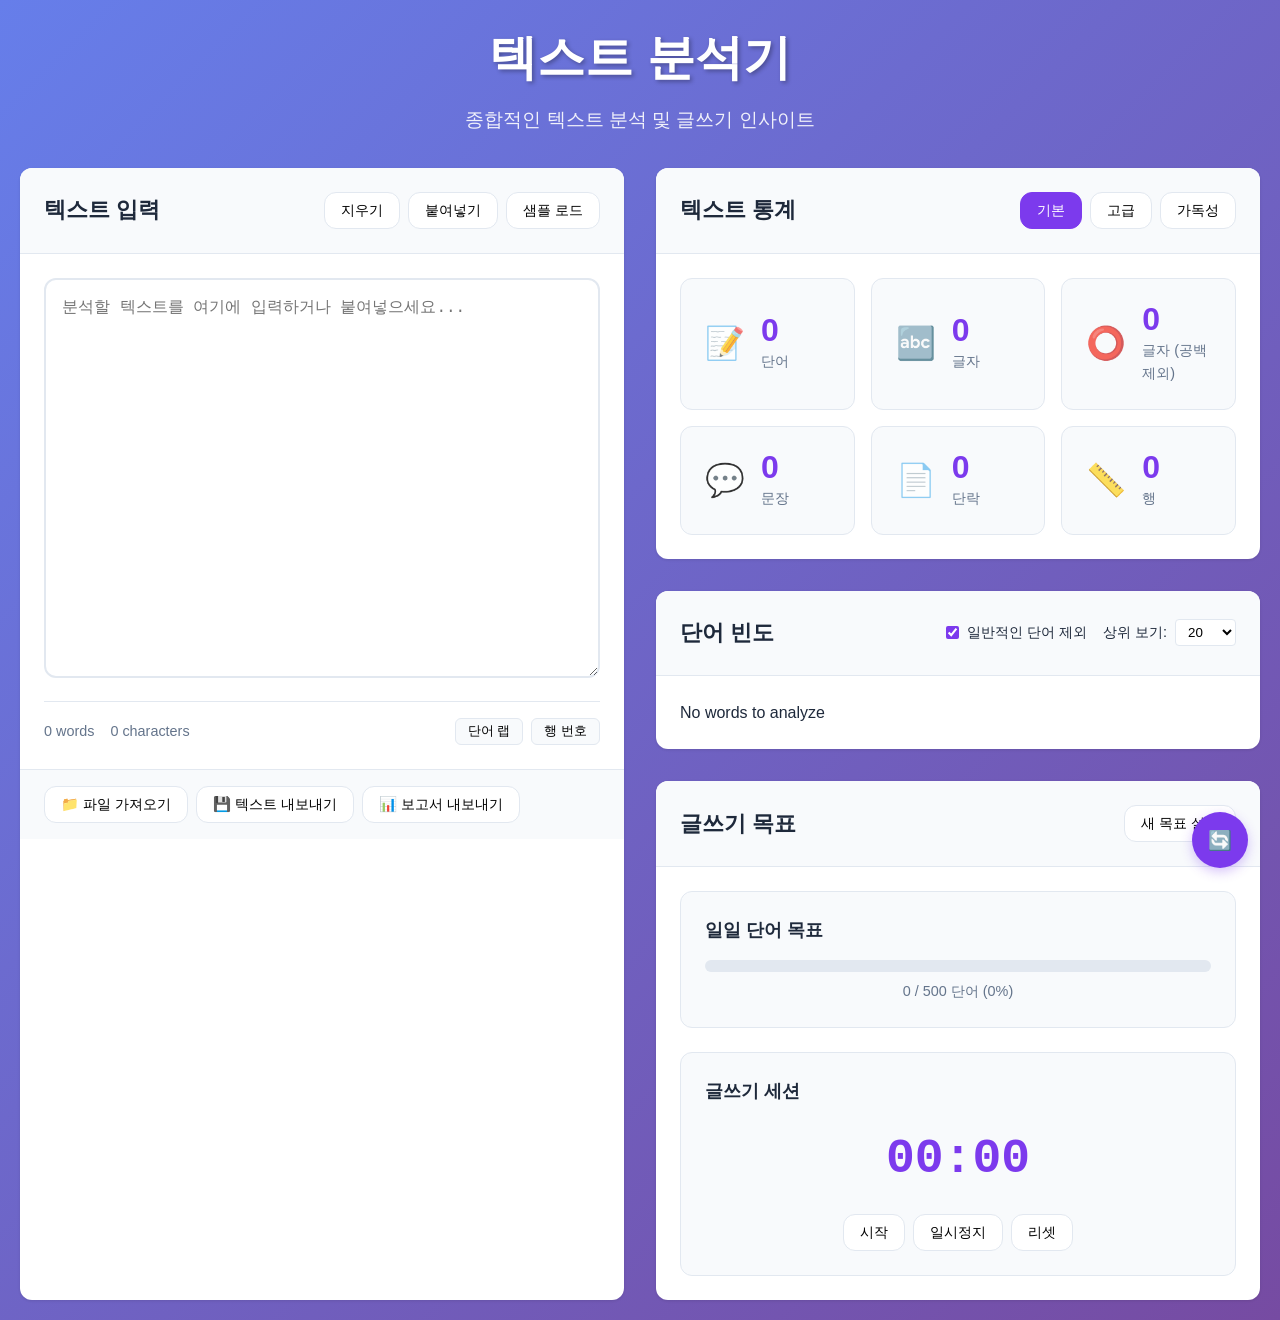
<file: practice_10_word_counter/index.html>
<!DOCTYPE html>
<html lang="ko">
<head>
    <meta charset="UTF-8">
    <meta name="viewport" content="width=device-width, initial-scale=1.0">
    <title>텍스트 분석기</title>
    <link rel="stylesheet" href="style.css">
</head>
<body>
    <div class="container">
        <header class="header">
            <h1>텍스트 분석기</h1>
            <p>종합적인 텍스트 분석 및 글쓰기 인사이트</p>
        </header>

        <main class="main">
            <div class="analyzer-layout">
                <!-- 텍스트 입력 섹션 -->
                <section class="text-input-section">
                    <div class="section-header">
                        <h2>텍스트 입력</h2>
                        <div class="input-actions">
                            <button class="action-btn" id="clearText">지우기</button>
                            <button class="action-btn" id="pasteText">붙여넣기</button>
                            <button class="action-btn" id="loadSample">샘플 로드</button>
                        </div>
                    </div>

                    <div class="text-input-container">
                        <textarea 
                            id="textInput" 
                            placeholder="분석할 텍스트를 여기에 입력하거나 붙여넣으세요..."
                            spellcheck="true"
                        ></textarea>
                        
                        <div class="input-footer">
                            <div class="quick-stats">
                                <span id="quickWordCount">0 단어</span>
                                <span id="quickCharCount">0 글자</span>
                            </div>
                            <div class="input-controls">
                                <button class="toggle-btn" id="toggleWrap">단어 랩</button>
                                <button class="toggle-btn" id="toggleNumbers">행 번호</button>
                            </div>
                        </div>
                    </div>

                    <!-- 텍스트 가져오기/내보내기 -->
                    <div class="file-operations">
                        <input type="file" id="fileInput" accept=".txt,.md,.doc,.docx" style="display: none;">
                        <button class="file-btn" id="importFile">📁 파일 가져오기</button>
                        <button class="file-btn" id="exportText">💾 텍스트 내보내기</button>
                        <button class="file-btn" id="exportReport">📊 보고서 내보내기</button>
                    </div>
                </section>

                <!-- 통계 대시보드 -->
                <section class="stats-section">
                    <div class="section-header">
                        <h2>텍스트 통계</h2>
                        <div class="view-controls">
                            <button class="view-btn active" data-view="basic">기본</button>
                            <button class="view-btn" data-view="advanced">고급</button>
                            <button class="view-btn" data-view="readability">가독성</button>
                        </div>
                    </div>

                    <!-- 기본 통계 -->
                    <div class="stats-view" id="basicStats">
                        <div class="stats-grid">
                            <div class="stat-card">
                                <div class="stat-icon">📝</div>
                                <div class="stat-content">
                                    <div class="stat-value" id="wordCount">0</div>
                                    <div class="stat-label">단어</div>
                                </div>
                            </div>

                            <div class="stat-card">
                                <div class="stat-icon">🔤</div>
                                <div class="stat-content">
                                    <div class="stat-value" id="charCount">0</div>
                                    <div class="stat-label">글자</div>
                                </div>
                            </div>

                            <div class="stat-card">
                                <div class="stat-icon">⭕</div>
                                <div class="stat-content">
                                    <div class="stat-value" id="charNoSpaces">0</div>
                                    <div class="stat-label">글자 (공백 제외)</div>
                                </div>
                            </div>

                            <div class="stat-card">
                                <div class="stat-icon">💬</div>
                                <div class="stat-content">
                                    <div class="stat-value" id="sentenceCount">0</div>
                                    <div class="stat-label">문장</div>
                                </div>
                            </div>

                            <div class="stat-card">
                                <div class="stat-icon">📄</div>
                                <div class="stat-content">
                                    <div class="stat-value" id="paragraphCount">0</div>
                                    <div class="stat-label">단락</div>
                                </div>
                            </div>

                            <div class="stat-card">
                                <div class="stat-icon">📏</div>
                                <div class="stat-content">
                                    <div class="stat-value" id="lineCount">0</div>
                                    <div class="stat-label">행</div>
                                </div>
                            </div>
                        </div>
                    </div>

                    <!-- 고급 통계 -->
                    <div class="stats-view" id="advancedStats" style="display: none;">
                        <div class="advanced-grid">
                            <div class="advanced-card">
                                <h3>평균</h3>
                                <div class="metric-list">
                                    <div class="metric-item">
                                        <span>문장당 단어 수:</span>
                                        <span id="avgWordsPerSentence">0</span>
                                    </div>
                                    <div class="metric-item">
                                        <span>단어당 글자 수:</span>
                                        <span id="avgCharsPerWord">0</span>
                                    </div>
                                    <div class="metric-item">
                                        <span>단락당 문장 수:</span>
                                        <span id="avgSentencesPerParagraph">0</span>
                                    </div>
                                </div>
                            </div>

                            <div class="advanced-card">
                                <h3>단어 분석</h3>
                                <div class="metric-list">
                                    <div class="metric-item">
                                        <span>고유 단어:</span>
                                        <span id="uniqueWords">0</span>
                                    </div>
                                    <div class="metric-item">
                                        <span>가장 긴 단어:</span>
                                        <span id="longestWord">-</span>
                                    </div>
                                    <div class="metric-item">
                                        <span>가장 짧은 단어:</span>
                                        <span id="shortestWord">-</span>
                                    </div>
                                </div>
                            </div>

                            <div class="advanced-card">
                                <h3>읽기 시간</h3>
                                <div class="reading-time">
                                    <div class="time-item">
                                        <div class="time-icon">👁️</div>
                                        <div class="time-content">
                                            <div class="time-value" id="readingTime">0 min</div>
                                            <div class="time-label">읽기 (분당 200단어)</div>
                                        </div>
                                    </div>
                                    <div class="time-item">
                                        <div class="time-icon">🗣️</div>
                                        <div class="time-content">
                                            <div class="time-value" id="speakingTime">0 min</div>
                                            <div class="time-label">말하기 (분당 150단어)</div>
                                        </div>
                                    </div>
                                </div>
                                
                                <div class="reading-speed-controls">
                                    <label for="readingSpeed">읽기 속도 (분당 단어 수):</label>
                                    <input type="range" id="readingSpeed" min="100" max="400" value="200">
                                    <span id="readingSpeedValue">200</span>
                                </div>
                            </div>
                        </div>
                    </div>

                    <!-- 가독성 통계 -->
                    <div class="stats-view" id="readabilityStats" style="display: none;">
                        <div class="readability-grid">
                            <div class="readability-card">
                                <h3>가독성 점수</h3>
                                <div class="score-item">
                                    <div class="score-label">Flesch 읽기 용이성:</div>
                                    <div class="score-value" id="fleschScore">-</div>
                                    <div class="score-interpretation" id="fleschInterpretation">-</div>
                                </div>
                                <div class="score-item">
                                    <div class="score-label">학년 수준:</div>
                                    <div class="score-value" id="gradeLevel">-</div>
                                </div>
                            </div>

                            <div class="readability-card">
                                <h3>복잡도 분석</h3>
                                <div class="complexity-meter">
                                    <div class="complexity-label">텍스트 복잡도</div>
                                    <div class="complexity-bar">
                                        <div class="complexity-fill" id="complexityFill"></div>
                                    </div>
                                    <div class="complexity-levels">
                                        <span>단순</span>
                                        <span>보통</span>
                                        <span>복잡</span>
                                    </div>
                                </div>
                            </div>
                        </div>
                    </div>
                </section>

                <!-- 단어 빈도 섹션 -->
                <section class="frequency-section">
                    <div class="section-header">
                        <h2>단어 빈도</h2>
                        <div class="frequency-controls">
                            <label>
                                <input type="checkbox" id="excludeStopWords" checked>
                                일반적인 단어 제외
                            </label>
                            <label>
                                상위 보기:
                                <select id="topWordsCount">
                                    <option value="10">10</option>
                                    <option value="20" selected>20</option>
                                    <option value="50">50</option>
                                    <option value="100">100</option>
                                </select>
                            </label>
                        </div>
                    </div>

                    <div class="frequency-container">
                        <div class="frequency-list" id="frequencyList">
                            <!-- 단어 빈도 항목이 여기에 삽입됩니다 -->
                        </div>
                    </div>
                </section>

                <!-- 글쓰기 목표 섹션 -->
                <section class="goals-section">
                    <div class="section-header">
                        <h2>글쓰기 목표</h2>
                        <button class="action-btn" id="setGoal">새 목표 설정</button>
                    </div>

                    <div class="goals-container">
                        <div class="goal-card" id="wordGoal">
                            <h3>일일 단어 목표</h3>
                            <div class="goal-progress">
                                <div class="progress-bar">
                                    <div class="progress-fill" id="wordGoalProgress"></div>
                                </div>
                                <div class="progress-text">
                                    <span id="currentWords">0</span> / <span id="targetWords">500</span> 단어
                                    (<span id="wordGoalPercentage">0%</span>)
                                </div>
                            </div>
                        </div>

                        <div class="goal-card" id="timeGoal">
                            <h3>글쓰기 세션</h3>
                            <div class="session-timer">
                                <div class="timer-display" id="sessionTimer">00:00</div>
                                <div class="timer-controls">
                                    <button class="timer-btn" id="startTimer">시작</button>
                                    <button class="timer-btn" id="pauseTimer">일시정지</button>
                                    <button class="timer-btn" id="resetTimer">리셋</button>
                                </div>
                            </div>
                        </div>
                    </div>
                </section>
            </div>
        </main>

        <!-- 목표 설정 모달 -->
        <div class="modal" id="goalModal">
            <div class="modal-content">
                <div class="modal-header">
                    <h2>글쓰기 목표 설정</h2>
                    <button class="modal-close">&times;</button>
                </div>
                <div class="modal-body">
                    <div class="goal-options">
                        <div class="goal-option">
                            <label for="dailyWordGoal">일일 단어 목표:</label>
                            <input type="number" id="dailyWordGoal" value="500" min="1" max="10000">
                        </div>
                        <div class="goal-option">
                            <label for="sessionTimeGoal">세션 시간 목표 (분):</label>
                            <input type="number" id="sessionTimeGoal" value="25" min="1" max="480">
                        </div>
                    </div>
                </div>
                <div class="modal-footer">
                    <button class="btn-secondary">취소</button>
                    <button class="btn-primary" id="saveGoal">목표 저장</button>
                </div>
            </div>
        </div>

        <!-- 플로팅 액션 버튼 -->
        <button class="fab" id="analysisToggle" title="자동 분석 토글">
            🔄
        </button>
    </div>

    <script src="script.js"></script>
</body>
</html>
</file>
<file: practice_01_calculator/style.css>
* {
    margin: 0;
    padding: 0;
    box-sizing: border-box;
}

body {
    font-family: 'Segoe UI', Tahoma, Geneva, Verdana, sans-serif;
    background: linear-gradient(135deg, #667eea 0%, #764ba2 100%);
    min-height: 100vh;
    display: flex;
    justify-content: center;
    align-items: center;
}

.calculator {
    background: white;
    padding: 20px;
    border-radius: 20px;
    box-shadow: 0 20px 60px rgba(0, 0, 0, 0.3);
    width: 320px;
}

h1 {
    text-align: center;
    color: #333;
    margin-bottom: 20px;
    font-size: 24px;
}

.display {
    width: 100%;
    height: 60px;
    font-size: 32px;
    text-align: right;
    padding: 10px;
    margin-bottom: 20px;
    border: 2px solid #e0e0e0;
    border-radius: 10px;
    background: #f8f8f8;
    color: #333;
}

.buttons {
    display: grid;
    grid-template-columns: repeat(4, 1fr);
    gap: 10px;
}

.btn {
    height: 60px;
    font-size: 20px;
    border: none;
    border-radius: 10px;
    cursor: pointer;
    transition: all 0.3s ease;
    font-weight: 600;
}

.btn:hover {
    transform: translateY(-2px);
    box-shadow: 0 5px 15px rgba(0, 0, 0, 0.2);
}

.btn:active {
    transform: translateY(0);
    box-shadow: 0 2px 5px rgba(0, 0, 0, 0.2);
}

.number {
    background: #f0f0f0;
    color: #333;
}

.number:hover {
    background: #e0e0e0;
}

.operator {
    background: #ff9500;
    color: white;
}

.operator:hover {
    background: #ffb143;
}

.function {
    background: #a5a5a5;
    color: white;
}

.function:hover {
    background: #8e8e8e;
}

.equals {
    background: #4CAF50;
    color: white;
    grid-row: span 2;
}

.equals:hover {
    background: #45a049;
}

.zero {
    grid-column: span 2;
}
</file>
<file: practice_02_todo_list/style.css>
* {
    margin: 0;
    padding: 0;
    box-sizing: border-box;
}

body {
    font-family: 'Segoe UI', Tahoma, Geneva, Verdana, sans-serif;
    background: linear-gradient(135deg, #6B73FF 0%, #000DFF 100%);
    min-height: 100vh;
    padding: 20px;
}

.container {
    max-width: 600px;
    margin: 0 auto;
    background: white;
    border-radius: 20px;
    box-shadow: 0 20px 60px rgba(0, 0, 0, 0.3);
    overflow: hidden;
}

header {
    background: linear-gradient(135deg, #667eea 0%, #764ba2 100%);
    color: white;
    padding: 30px;
    text-align: center;
}

h1 {
    font-size: 32px;
    margin-bottom: 10px;
}

.date {
    font-size: 14px;
    opacity: 0.9;
}

.input-section {
    display: flex;
    padding: 20px;
    gap: 10px;
    background: #f8f9fa;
}

#todoInput {
    flex: 1;
    padding: 12px 20px;
    border: 2px solid #e0e0e0;
    border-radius: 25px;
    font-size: 16px;
    transition: border-color 0.3s;
}

#todoInput:focus {
    outline: none;
    border-color: #667eea;
}

#addBtn {
    padding: 12px 30px;
    background: #667eea;
    color: white;
    border: none;
    border-radius: 25px;
    font-size: 16px;
    font-weight: 600;
    cursor: pointer;
    transition: background 0.3s;
}

#addBtn:hover {
    background: #5a67d8;
}

.filter-tabs {
    display: flex;
    padding: 0 20px;
    gap: 10px;
    background: #f8f9fa;
    padding-bottom: 20px;
}

.filter-btn {
    flex: 1;
    padding: 10px;
    background: white;
    border: 2px solid #e0e0e0;
    border-radius: 10px;
    cursor: pointer;
    transition: all 0.3s;
    font-size: 14px;
}

.filter-btn.active {
    background: #667eea;
    color: white;
    border-color: #667eea;
}

.filter-btn span {
    background: rgba(0, 0, 0, 0.1);
    padding: 2px 8px;
    border-radius: 12px;
    margin-left: 5px;
    font-size: 12px;
}

.filter-btn.active span {
    background: rgba(255, 255, 255, 0.3);
}

.todo-list {
    list-style: none;
    padding: 20px;
    min-height: 200px;
}

.todo-item {
    display: flex;
    align-items: center;
    padding: 15px;
    background: #f8f9fa;
    border-radius: 10px;
    margin-bottom: 10px;
    transition: all 0.3s;
    animation: slideIn 0.3s ease;
}

@keyframes slideIn {
    from {
        opacity: 0;
        transform: translateX(-20px);
    }
    to {
        opacity: 1;
        transform: translateX(0);
    }
}

.todo-item:hover {
    background: #e9ecef;
    transform: translateX(5px);
}

.todo-checkbox {
    width: 20px;
    height: 20px;
    margin-right: 15px;
    cursor: pointer;
}

.todo-text {
    flex: 1;
    font-size: 16px;
    color: #333;
}

.todo-item.completed .todo-text {
    text-decoration: line-through;
    color: #999;
}

.todo-time {
    font-size: 12px;
    color: #999;
    margin-right: 15px;
}

.delete-btn {
    padding: 5px 15px;
    background: #ff6b6b;
    color: white;
    border: none;
    border-radius: 5px;
    cursor: pointer;
    transition: background 0.3s;
}

.delete-btn:hover {
    background: #ff5252;
}

.footer {
    padding: 20px;
    text-align: center;
    background: #f8f9fa;
}

#clearCompleted {
    padding: 10px 20px;
    background: #6c757d;
    color: white;
    border: none;
    border-radius: 20px;
    cursor: pointer;
    transition: background 0.3s;
}

#clearCompleted:hover {
    background: #5a6268;
}

.empty-state {
    text-align: center;
    padding: 40px;
    color: #999;
}

.empty-state::before {
    content: '📝';
    font-size: 48px;
    display: block;
    margin-bottom: 20px;
}
</file>
<file: practice_03_color_palette/style.css>
* {
    margin: 0;
    padding: 0;
    box-sizing: border-box;
}

body {
    font-family: 'Segoe UI', Tahoma, Geneva, Verdana, sans-serif;
    background: linear-gradient(135deg, #1e3c72 0%, #2a5298 100%);
    min-height: 100vh;
    padding: 20px;
}

.container {
    max-width: 1200px;
    margin: 0 auto;
}

header {
    text-align: center;
    color: white;
    margin-bottom: 40px;
}

h1 {
    font-size: 48px;
    margin-bottom: 10px;
    text-shadow: 2px 2px 4px rgba(0, 0, 0, 0.3);
}

header p {
    font-size: 18px;
    opacity: 0.9;
}

.controls {
    display: flex;
    justify-content: center;
    align-items: center;
    gap: 20px;
    margin-bottom: 40px;
    flex-wrap: wrap;
}

.generate-btn {
    padding: 12px 30px;
    background: white;
    color: #2a5298;
    border: none;
    border-radius: 30px;
    font-size: 16px;
    font-weight: 600;
    cursor: pointer;
    transition: all 0.3s;
    box-shadow: 0 4px 15px rgba(0, 0, 0, 0.2);
}

.generate-btn:hover {
    transform: translateY(-2px);
    box-shadow: 0 6px 20px rgba(0, 0, 0, 0.3);
}

.control-group {
    display: flex;
    align-items: center;
    gap: 10px;
}

.control-group label {
    color: white;
    font-weight: 500;
}

.control-group select {
    padding: 8px 15px;
    border: none;
    border-radius: 20px;
    background: white;
    color: #333;
    font-size: 14px;
    cursor: pointer;
}

.palette {
    display: grid;
    grid-template-columns: repeat(auto-fit, minmax(200px, 1fr));
    gap: 20px;
    margin-bottom: 40px;
}

.color-box {
    background: white;
    border-radius: 15px;
    overflow: hidden;
    box-shadow: 0 10px 30px rgba(0, 0, 0, 0.2);
    transition: transform 0.3s;
    cursor: pointer;
}

.color-box:hover {
    transform: translateY(-5px);
}

.color-preview {
    height: 150px;
    position: relative;
    display: flex;
    align-items: center;
    justify-content: center;
}

.lock-btn {
    position: absolute;
    top: 10px;
    right: 10px;
    width: 30px;
    height: 30px;
    background: rgba(255, 255, 255, 0.9);
    border: none;
    border-radius: 50%;
    cursor: pointer;
    display: flex;
    align-items: center;
    justify-content: center;
    transition: background 0.3s;
}

.lock-btn:hover {
    background: white;
}

.lock-btn.locked {
    background: rgba(255, 200, 0, 0.9);
}

.color-info {
    padding: 15px;
    background: white;
}

.color-value {
    font-size: 18px;
    font-weight: 600;
    color: #333;
    margin-bottom: 5px;
}

.color-rgb {
    font-size: 14px;
    color: #666;
    margin-bottom: 10px;
}

.copy-btn {
    width: 100%;
    padding: 8px;
    background: #f0f0f0;
    border: none;
    border-radius: 5px;
    cursor: pointer;
    transition: background 0.3s;
}

.copy-btn:hover {
    background: #e0e0e0;
}

.saved-palettes {
    background: rgba(255, 255, 255, 0.1);
    border-radius: 15px;
    padding: 20px;
    color: white;
}

.saved-palettes h2 {
    margin-bottom: 20px;
}

.saved-list {
    display: flex;
    flex-wrap: wrap;
    gap: 15px;
}

.saved-palette {
    display: flex;
    gap: 5px;
    padding: 10px;
    background: rgba(255, 255, 255, 0.1);
    border-radius: 10px;
    cursor: pointer;
    transition: background 0.3s;
}

.saved-palette:hover {
    background: rgba(255, 255, 255, 0.2);
}

.saved-color {
    width: 30px;
    height: 30px;
    border-radius: 5px;
}

.toast {
    position: fixed;
    bottom: 30px;
    left: 50%;
    transform: translateX(-50%);
    background: rgba(0, 0, 0, 0.8);
    color: white;
    padding: 12px 24px;
    border-radius: 25px;
    opacity: 0;
    visibility: hidden;
    transition: all 0.3s;
}

.toast.show {
    opacity: 1;
    visibility: visible;
}

@media (max-width: 768px) {
    h1 {
        font-size: 32px;
    }
    
    .palette {
        grid-template-columns: repeat(auto-fit, minmax(150px, 1fr));
    }
}
</file>
<file: practice_04_quiz_game/style.css>
* {
    margin: 0;
    padding: 0;
    box-sizing: border-box;
}

body {
    font-family: 'Segoe UI', Tahoma, Geneva, Verdana, sans-serif;
    background: linear-gradient(135deg, #0f2027 0%, #203a43 50%, #2c5364 100%);
    min-height: 100vh;
    display: flex;
    justify-content: center;
    align-items: center;
    padding: 20px;
}

.container {
    width: 100%;
    max-width: 800px;
}

.screen {
    background: white;
    border-radius: 20px;
    padding: 40px;
    box-shadow: 0 20px 60px rgba(0, 0, 0, 0.3);
}

.hidden {
    display: none !important;
}

h1 {
    color: #2c5364;
    font-size: 36px;
    margin-bottom: 20px;
    text-align: center;
}

.subtitle {
    text-align: center;
    color: #666;
    font-size: 18px;
    margin-bottom: 30px;
}

.difficulty-select {
    margin-bottom: 30px;
}

.difficulty-select h2 {
    text-align: center;
    color: #333;
    margin-bottom: 20px;
}

.difficulty-buttons {
    display: flex;
    gap: 20px;
    justify-content: center;
}

.difficulty-btn {
    padding: 20px 30px;
    background: #f0f0f0;
    border: 3px solid transparent;
    border-radius: 15px;
    cursor: pointer;
    transition: all 0.3s;
    display: flex;
    flex-direction: column;
    align-items: center;
    gap: 10px;
}

.difficulty-btn:hover {
    transform: translateY(-5px);
    box-shadow: 0 10px 20px rgba(0, 0, 0, 0.1);
}

.difficulty-btn.selected {
    border-color: #2c5364;
    background: #e8f4f8;
}

.emoji {
    font-size: 40px;
}

.high-score {
    text-align: center;
    font-size: 20px;
    color: #666;
    margin-bottom: 30px;
}

.high-score span {
    color: #2c5364;
    font-weight: bold;
}

.btn-primary, .btn-secondary {
    display: block;
    width: 200px;
    margin: 0 auto;
    padding: 15px 30px;
    font-size: 18px;
    border: none;
    border-radius: 30px;
    cursor: pointer;
    transition: all 0.3s;
}

.btn-primary {
    background: linear-gradient(135deg, #667eea 0%, #764ba2 100%);
    color: white;
}

.btn-primary:hover:not(:disabled) {
    transform: translateY(-2px);
    box-shadow: 0 10px 20px rgba(102, 126, 234, 0.4);
}

.btn-primary:disabled {
    opacity: 0.5;
    cursor: not-allowed;
}

.btn-secondary {
    background: #6c757d;
    color: white;
}

.btn-secondary:hover {
    background: #5a6268;
}

.game-header {
    margin-bottom: 30px;
}

.progress-info {
    display: flex;
    justify-content: space-between;
    margin-bottom: 10px;
    color: #333;
}

.score {
    font-weight: bold;
    color: #667eea;
}

.progress-bar {
    width: 100%;
    height: 10px;
    background: #e0e0e0;
    border-radius: 5px;
    overflow: hidden;
    margin-bottom: 10px;
}

.progress-fill {
    height: 100%;
    background: linear-gradient(90deg, #667eea 0%, #764ba2 100%);
    transition: width 0.3s;
}

.timer {
    text-align: center;
    font-size: 20px;
    font-weight: bold;
    color: #ff6b6b;
}

.question-card {
    background: #f8f9fa;
    padding: 30px;
    border-radius: 15px;
    margin-bottom: 20px;
}

.question-text {
    color: #333;
    font-size: 24px;
    margin-bottom: 30px;
    line-height: 1.4;
}

.options-container {
    display: grid;
    gap: 15px;
}

.option-btn {
    padding: 20px;
    background: white;
    border: 2px solid #e0e0e0;
    border-radius: 10px;
    text-align: left;
    font-size: 16px;
    cursor: pointer;
    transition: all 0.3s;
}

.option-btn:hover {
    background: #f0f0f0;
    border-color: #667eea;
    transform: translateX(5px);
}

.option-btn.correct {
    background: #d4edda;
    border-color: #28a745;
    animation: correctPulse 0.5s;
}

.option-btn.incorrect {
    background: #f8d7da;
    border-color: #dc3545;
    animation: incorrectShake 0.5s;
}

.option-btn.disabled {
    cursor: not-allowed;
    opacity: 0.7;
}

@keyframes correctPulse {
    0%, 100% { transform: scale(1); }
    50% { transform: scale(1.05); }
}

@keyframes incorrectShake {
    0%, 100% { transform: translateX(0); }
    25% { transform: translateX(-10px); }
    75% { transform: translateX(10px); }
}

.feedback {
    padding: 20px;
    border-radius: 10px;
    text-align: center;
    font-size: 18px;
    margin-top: 20px;
}

.feedback.correct {
    background: #d4edda;
    color: #155724;
}

.feedback.incorrect {
    background: #f8d7da;
    color: #721c24;
}

.result-stats {
    display: grid;
    grid-template-columns: repeat(auto-fit, minmax(150px, 1fr));
    gap: 30px;
    margin: 40px 0;
}

.stat-item {
    text-align: center;
}

.stat-label {
    color: #666;
    font-size: 16px;
    margin-bottom: 10px;
}

.stat-value {
    color: #2c5364;
    font-size: 36px;
    font-weight: bold;
}

.new-high-score {
    text-align: center;
    font-size: 24px;
    color: #ffc107;
    margin: 30px 0;
    animation: bounce 1s infinite;
}

@keyframes bounce {
    0%, 100% { transform: translateY(0); }
    50% { transform: translateY(-10px); }
}

.result-buttons {
    display: flex;
    gap: 20px;
    justify-content: center;
}

@media (max-width: 600px) {
    .difficulty-buttons {
        flex-direction: column;
    }
    
    .result-buttons {
        flex-direction: column;
    }
    
    .btn-primary, .btn-secondary {
        width: 100%;
    }
}
</file>
<file: practice_05_timer/style.css>
* {
    margin: 0;
    padding: 0;
    box-sizing: border-box;
}

body {
    font-family: 'Segoe UI', Tahoma, Geneva, Verdana, sans-serif;
    background: linear-gradient(135deg, #0f0c29 0%, #302b63 50%, #24243e 100%);
    min-height: 100vh;
    display: flex;
    justify-content: center;
    align-items: center;
    padding: 20px;
}

.container {
    background: rgba(255, 255, 255, 0.05);
    backdrop-filter: blur(10px);
    border-radius: 20px;
    padding: 40px;
    box-shadow: 0 20px 60px rgba(0, 0, 0, 0.5);
    max-width: 600px;
    width: 100%;
}

h1 {
    text-align: center;
    color: white;
    margin-bottom: 30px;
    font-size: 36px;
    text-shadow: 0 0 20px rgba(102, 126, 234, 0.5);
}

.tabs {
    display: flex;
    gap: 10px;
    margin-bottom: 30px;
}

.tab-btn {
    flex: 1;
    padding: 12px;
    background: rgba(255, 255, 255, 0.1);
    border: 1px solid rgba(255, 255, 255, 0.2);
    color: white;
    border-radius: 10px;
    cursor: pointer;
    transition: all 0.3s;
    font-size: 16px;
}

.tab-btn:hover {
    background: rgba(255, 255, 255, 0.2);
}

.tab-btn.active {
    background: linear-gradient(135deg, #667eea 0%, #764ba2 100%);
    border-color: transparent;
}

.tab-content {
    display: none;
}

.tab-content.active {
    display: block;
}

.timer-display {
    position: relative;
    width: 250px;
    height: 250px;
    margin: 0 auto 30px;
}

.progress-ring {
    transform: rotate(-90deg);
}

.progress-ring__circle {
    transition: stroke-dashoffset 0.35s;
    stroke-dasharray: 730;
    stroke-dashoffset: 0;
}

.progress-ring__circle.progress {
    stroke-dashoffset: 730;
}

.time-text {
    position: absolute;
    top: 50%;
    left: 50%;
    transform: translate(-50%, -50%);
    font-size: 36px;
    color: white;
    font-weight: bold;
    text-shadow: 0 0 20px rgba(102, 126, 234, 0.8);
}

.timer-inputs {
    display: flex;
    gap: 20px;
    justify-content: center;
    margin-bottom: 20px;
}

.input-group {
    text-align: center;
}

.input-group label {
    display: block;
    color: white;
    margin-bottom: 5px;
    font-size: 14px;
}

.input-group input {
    width: 80px;
    padding: 10px;
    background: rgba(255, 255, 255, 0.1);
    border: 1px solid rgba(255, 255, 255, 0.2);
    border-radius: 10px;
    color: white;
    text-align: center;
    font-size: 18px;
}

.preset-buttons {
    display: flex;
    gap: 10px;
    justify-content: center;
    margin-bottom: 30px;
}

.preset-btn {
    padding: 10px 20px;
    background: rgba(255, 255, 255, 0.1);
    border: 1px solid rgba(255, 255, 255, 0.2);
    color: white;
    border-radius: 20px;
    cursor: pointer;
    transition: all 0.3s;
}

.preset-btn:hover {
    background: rgba(255, 255, 255, 0.2);
}

.control-buttons {
    display: flex;
    gap: 15px;
    justify-content: center;
}

.btn-primary, .btn-secondary, .btn-danger, .btn-info {
    padding: 12px 30px;
    border: none;
    border-radius: 25px;
    font-size: 16px;
    font-weight: 600;
    cursor: pointer;
    transition: all 0.3s;
    color: white;
}

.btn-primary {
    background: linear-gradient(135deg, #667eea 0%, #764ba2 100%);
}

.btn-primary:hover:not(:disabled) {
    transform: translateY(-2px);
    box-shadow: 0 10px 20px rgba(102, 126, 234, 0.4);
}

.btn-secondary {
    background: #6c757d;
}

.btn-secondary:hover:not(:disabled) {
    background: #5a6268;
}

.btn-danger {
    background: #dc3545;
}

.btn-danger:hover {
    background: #c82333;
}

.btn-info {
    background: #17a2b8;
}

.btn-info:hover:not(:disabled) {
    background: #138496;
}

button:disabled {
    opacity: 0.5;
    cursor: not-allowed;
}

.stopwatch-display, .pomodoro-display {
    text-align: center;
    margin-bottom: 30px;
}

.time-display {
    font-size: 48px;
    color: white;
    font-weight: bold;
    text-shadow: 0 0 30px rgba(102, 126, 234, 0.8);
    font-family: 'Courier New', monospace;
}

.lap-times {
    margin-top: 30px;
}

.lap-times h3 {
    color: white;
    margin-bottom: 15px;
}

#lapList {
    list-style: none;
    max-height: 200px;
    overflow-y: auto;
}

#lapList li {
    background: rgba(255, 255, 255, 0.1);
    padding: 10px;
    margin-bottom: 5px;
    border-radius: 5px;
    color: white;
    display: flex;
    justify-content: space-between;
}

.session-info {
    display: flex;
    justify-content: space-between;
    color: white;
    margin-bottom: 20px;
    font-size: 18px;
}

.pomodoro-settings {
    display: flex;
    gap: 30px;
    justify-content: center;
    margin-bottom: 30px;
}

.setting-group {
    text-align: center;
}

.setting-group label {
    display: block;
    color: white;
    margin-bottom: 10px;
    font-size: 14px;
}

.setting-group input {
    width: 100px;
    padding: 10px;
    background: rgba(255, 255, 255, 0.1);
    border: 1px solid rgba(255, 255, 255, 0.2);
    border-radius: 10px;
    color: white;
    text-align: center;
    font-size: 18px;
}

@media (max-width: 600px) {
    .container {
        padding: 20px;
    }
    
    .time-display {
        font-size: 36px;
    }
    
    .control-buttons {
        flex-wrap: wrap;
    }
}
</file>
<file: practice_06_weather_converter/style.css>
* {
    margin: 0;
    padding: 0;
    box-sizing: border-box;
}

body {
    font-family: 'Segoe UI', Tahoma, Geneva, Verdana, sans-serif;
    background: linear-gradient(135deg, #667eea 0%, #764ba2 100%);
    min-height: 100vh;
    padding: 20px;
}

.container {
    max-width: 800px;
    margin: 0 auto;
    background: white;
    border-radius: 20px;
    padding: 40px;
    box-shadow: 0 20px 60px rgba(0, 0, 0, 0.3);
}

header {
    text-align: center;
    margin-bottom: 30px;
}

h1 {
    color: #333;
    font-size: 36px;
    margin-bottom: 10px;
}

#datetime {
    color: #666;
    font-size: 14px;
}

.converter-section {
    display: grid;
    grid-template-columns: repeat(auto-fit, minmax(200px, 1fr));
    gap: 20px;
    margin-bottom: 40px;
}

.input-group {
    background: #f8f9fa;
    padding: 20px;
    border-radius: 10px;
    transition: transform 0.3s;
}

.input-group:hover {
    transform: translateY(-5px);
    box-shadow: 0 10px 20px rgba(0, 0, 0, 0.1);
}

.input-group label {
    display: block;
    color: #555;
    font-weight: 600;
    margin-bottom: 10px;
}

.input-group input {
    width: 100%;
    padding: 12px;
    font-size: 24px;
    border: 2px solid #e0e0e0;
    border-radius: 8px;
    transition: border-color 0.3s;
}

.input-group input:focus {
    outline: none;
    border-color: #667eea;
}

.info-section {
    margin-bottom: 40px;
}

.temperature-gauge {
    margin-bottom: 30px;
}

.gauge-bar {
    width: 100%;
    height: 30px;
    background: linear-gradient(90deg, 
        #00a8ff 0%, 
        #00ff88 25%, 
        #ffeb3b 50%, 
        #ff9800 75%, 
        #f44336 100%);
    border-radius: 15px;
    position: relative;
    overflow: hidden;
}

.gauge-fill {
    position: absolute;
    width: 2px;
    height: 100%;
    background: black;
    left: 50%;
    transition: left 0.5s ease;
}

.gauge-fill::after {
    content: '▼';
    position: absolute;
    top: -20px;
    left: -7px;
    font-size: 16px;
}

.gauge-labels {
    display: flex;
    justify-content: space-between;
    margin-top: 10px;
    color: #666;
    font-size: 12px;
}

.status-cards {
    display: grid;
    grid-template-columns: repeat(auto-fit, minmax(200px, 1fr));
    gap: 20px;
}

.status-card {
    background: #f8f9fa;
    padding: 20px;
    border-radius: 10px;
    text-align: center;
}

.status-card h3 {
    color: #555;
    margin-bottom: 10px;
    font-size: 16px;
}

.status-value {
    font-size: 24px;
    font-weight: bold;
    color: #333;
}

.reference-section {
    margin-bottom: 40px;
}

.reference-section h2 {
    color: #333;
    margin-bottom: 20px;
}

.reference-table {
    width: 100%;
    border-collapse: collapse;
}

.reference-table th,
.reference-table td {
    padding: 12px;
    text-align: left;
    border-bottom: 1px solid #e0e0e0;
}

.reference-table th {
    background: #f8f9fa;
    font-weight: 600;
    color: #555;
}

.reference-table tr:hover {
    background: #f8f9fa;
}

.history-section {
    background: #f8f9fa;
    padding: 20px;
    border-radius: 10px;
}

.history-section h3 {
    color: #333;
    margin-bottom: 15px;
}

#history-list {
    list-style: none;
    max-height: 150px;
    overflow-y: auto;
    margin-bottom: 15px;
}

#history-list li {
    padding: 8px;
    margin-bottom: 5px;
    background: white;
    border-radius: 5px;
    font-size: 14px;
    color: #666;
}

.btn-secondary {
    padding: 10px 20px;
    background: #6c757d;
    color: white;
    border: none;
    border-radius: 5px;
    cursor: pointer;
    transition: background 0.3s;
}

.btn-secondary:hover {
    background: #5a6268;
}

@media (max-width: 600px) {
    .container {
        padding: 20px;
    }
    
    h1 {
        font-size: 28px;
    }
    
    .converter-section {
        grid-template-columns: 1fr;
    }
}
</file>
<file: practice_07_password_validator/style.css>
* {
    margin: 0;
    padding: 0;
    box-sizing: border-box;
}

body {
    font-family: 'Segoe UI', Tahoma, Geneva, Verdana, sans-serif;
    line-height: 1.6;
    color: #333;
    background: linear-gradient(135deg, #667eea 0%, #764ba2 100%);
    min-height: 100vh;
}

.container {
    max-width: 600px;
    margin: 0 auto;
    padding: 20px;
}

header {
    text-align: center;
    margin-bottom: 2rem;
    color: white;
}

header h1 {
    font-size: 2.5rem;
    margin-bottom: 0.5rem;
    text-shadow: 2px 2px 4px rgba(0,0,0,0.3);
}

header p {
    font-size: 1.1rem;
    opacity: 0.9;
}

.password-form {
    background: white;
    border-radius: 15px;
    padding: 2rem;
    box-shadow: 0 10px 30px rgba(0,0,0,0.2);
}

.input-group {
    margin-bottom: 1.5rem;
}

.input-group label {
    display: block;
    margin-bottom: 0.5rem;
    font-weight: 600;
    color: #555;
}

.password-wrapper {
    position: relative;
    display: flex;
    align-items: center;
}

#password {
    width: 100%;
    padding: 12px 50px 12px 16px;
    font-size: 1rem;
    border: 2px solid #ddd;
    border-radius: 8px;
    outline: none;
    transition: border-color 0.3s ease;
}

#password:focus {
    border-color: #667eea;
    box-shadow: 0 0 0 3px rgba(102, 126, 234, 0.1);
}

.toggle-password {
    position: absolute;
    right: 12px;
    background: none;
    border: none;
    cursor: pointer;
    padding: 4px;
    color: #666;
    transition: color 0.3s ease;
}

.toggle-password:hover {
    color: #333;
}

.eye-icon {
    width: 20px;
    height: 20px;
    stroke-width: 2;
}

.eye-closed {
    display: none;
}

.toggle-password.hidden .eye-open {
    display: none;
}

.toggle-password.hidden .eye-closed {
    display: block;
}

.strength-meter {
    margin-bottom: 1.5rem;
}

.strength-bar {
    width: 100%;
    height: 8px;
    background-color: #e0e0e0;
    border-radius: 4px;
    overflow: hidden;
    margin-bottom: 0.5rem;
}

.strength-fill {
    height: 100%;
    width: 0%;
    transition: all 0.3s ease;
    border-radius: 4px;
}

.strength-fill.very-weak {
    width: 20%;
    background-color: #ff4757;
}

.strength-fill.weak {
    width: 40%;
    background-color: #ff6b47;
}

.strength-fill.fair {
    width: 60%;
    background-color: #ffa502;
}

.strength-fill.good {
    width: 80%;
    background-color: #2ed573;
}

.strength-fill.strong {
    width: 100%;
    background-color: #1e90ff;
}

.strength-text {
    font-size: 0.9rem;
    font-weight: 600;
    text-align: center;
    color: #666;
    transition: color 0.3s ease;
}

.strength-text.very-weak { color: #ff4757; }
.strength-text.weak { color: #ff6b47; }
.strength-text.fair { color: #ffa502; }
.strength-text.good { color: #2ed573; }
.strength-text.strong { color: #1e90ff; }

.requirements {
    margin-bottom: 1.5rem;
}

.requirements h3 {
    margin-bottom: 1rem;
    color: #333;
    font-size: 1.2rem;
}

.requirements-list {
    list-style: none;
}

.requirement {
    display: flex;
    align-items: center;
    margin-bottom: 0.8rem;
    padding: 8px 12px;
    border-radius: 6px;
    background-color: #f8f9fa;
    transition: all 0.3s ease;
}

.requirement.valid {
    background-color: #d4edda;
    border-left: 4px solid #28a745;
}

.requirement.invalid {
    background-color: #f8d7da;
    border-left: 4px solid #dc3545;
}

.req-icon {
    margin-right: 10px;
    font-weight: bold;
    font-size: 1.1rem;
    transition: all 0.3s ease;
}

.requirement.valid .req-icon {
    color: #28a745;
}

.requirement.invalid .req-icon {
    color: #dc3545;
}

.requirement.valid .req-icon::before {
    content: "✓";
}

.requirement.invalid .req-icon::before {
    content: "✗";
}

.req-text {
    font-size: 0.9rem;
}

.password-tips {
    background-color: #e9ecef;
    padding: 1.5rem;
    border-radius: 8px;
    margin-top: 1rem;
}

.password-tips h3 {
    margin-bottom: 1rem;
    color: #495057;
    font-size: 1.1rem;
}

.password-tips ul {
    list-style-position: inside;
    color: #6c757d;
}

.password-tips li {
    margin-bottom: 0.5rem;
    font-size: 0.9rem;
}

/* Animations */
@keyframes fadeIn {
    from { opacity: 0; transform: translateY(10px); }
    to { opacity: 1; transform: translateY(0); }
}

.requirement {
    animation: fadeIn 0.3s ease-out;
}

/* Responsive Design */
@media (max-width: 768px) {
    .container {
        padding: 10px;
    }
    
    header h1 {
        font-size: 2rem;
    }
    
    .password-form {
        padding: 1.5rem;
        margin: 0 10px;
    }
}

/* Focus indicators for accessibility */
.toggle-password:focus {
    outline: 2px solid #667eea;
    outline-offset: 2px;
    border-radius: 4px;
}

/* High contrast mode support */
@media (prefers-contrast: high) {
    .strength-fill.very-weak { background-color: #cc0000; }
    .strength-fill.weak { background-color: #ff3300; }
    .strength-fill.fair { background-color: #ff9900; }
    .strength-fill.good { background-color: #00cc00; }
    .strength-fill.strong { background-color: #0066cc; }
}
</file>
<file: practice_08_shopping_cart/style.css>
* {
    margin: 0;
    padding: 0;
    box-sizing: border-box;
}

:root {
    --primary-color: #2563eb;
    --primary-dark: #1d4ed8;
    --secondary-color: #64748b;
    --success-color: #16a34a;
    --danger-color: #dc2626;
    --warning-color: #d97706;
    --light-gray: #f8fafc;
    --medium-gray: #e2e8f0;
    --dark-gray: #475569;
    --text-color: #334155;
    --border-radius: 8px;
    --box-shadow: 0 1px 3px rgba(0, 0, 0, 0.1);
    --transition: all 0.3s ease;
}

body {
    font-family: -apple-system, BlinkMacSystemFont, 'Segoe UI', Roboto, sans-serif;
    line-height: 1.6;
    color: var(--text-color);
    background-color: var(--light-gray);
}

.container {
    max-width: 1200px;
    margin: 0 auto;
    padding: 0 20px;
}

/* Header */
.header {
    background: white;
    box-shadow: var(--box-shadow);
    position: sticky;
    top: 0;
    z-index: 100;
}

.header .container {
    display: flex;
    justify-content: space-between;
    align-items: center;
    padding: 1rem 20px;
}

.logo {
    color: var(--primary-color);
    font-size: 1.8rem;
    font-weight: bold;
}

.header-actions {
    display: flex;
    align-items: center;
    gap: 1rem;
}

.search-box {
    display: flex;
    position: relative;
}

.search-box input {
    padding: 0.5rem 2.5rem 0.5rem 1rem;
    border: 1px solid var(--medium-gray);
    border-radius: var(--border-radius);
    width: 250px;
    outline: none;
    transition: var(--transition);
}

.search-box input:focus {
    border-color: var(--primary-color);
    box-shadow: 0 0 0 3px rgba(37, 99, 235, 0.1);
}

.search-btn {
    position: absolute;
    right: 8px;
    top: 50%;
    transform: translateY(-50%);
    background: none;
    border: none;
    cursor: pointer;
    font-size: 1rem;
}

.cart-btn {
    background: var(--primary-color);
    color: white;
    border: none;
    padding: 0.5rem 1rem;
    border-radius: var(--border-radius);
    cursor: pointer;
    font-weight: 500;
    transition: var(--transition);
}

.cart-btn:hover {
    background: var(--primary-dark);
}

/* Main Layout */
.main {
    padding: 2rem 0;
}

.app-layout {
    display: grid;
    grid-template-columns: 250px 1fr;
    gap: 2rem;
}

/* Filters Sidebar */
.filters {
    background: white;
    padding: 1.5rem;
    border-radius: var(--border-radius);
    box-shadow: var(--box-shadow);
    height: fit-content;
    position: sticky;
    top: 100px;
}

.filters h3 {
    margin-bottom: 1rem;
    color: var(--text-color);
    font-size: 1.1rem;
}

.filter-group {
    margin-bottom: 2rem;
}

.filter-option {
    display: flex;
    align-items: center;
    margin-bottom: 0.5rem;
    cursor: pointer;
    padding: 0.3rem 0;
}

.filter-option input {
    margin-right: 0.5rem;
    accent-color: var(--primary-color);
}

.filter-option span {
    font-size: 0.9rem;
    color: var(--dark-gray);
}

.price-filter {
    margin-top: 1rem;
}

#priceRange {
    width: 100%;
    margin-bottom: 0.5rem;
    accent-color: var(--primary-color);
}

.price-display {
    text-align: center;
    font-size: 0.9rem;
    color: var(--dark-gray);
}

/* Products Section */
.products-section {
    background: white;
    padding: 1.5rem;
    border-radius: var(--border-radius);
    box-shadow: var(--box-shadow);
}

.section-header {
    display: flex;
    justify-content: space-between;
    align-items: center;
    margin-bottom: 1.5rem;
    padding-bottom: 1rem;
    border-bottom: 1px solid var(--medium-gray);
}

.section-header h2 {
    color: var(--text-color);
}

.view-options {
    display: flex;
    gap: 0.5rem;
}

.view-btn {
    padding: 0.5rem;
    border: 1px solid var(--medium-gray);
    background: white;
    border-radius: var(--border-radius);
    cursor: pointer;
    transition: var(--transition);
}

.view-btn.active,
.view-btn:hover {
    background: var(--primary-color);
    color: white;
    border-color: var(--primary-color);
}

/* Products Grid */
.products-grid {
    display: grid;
    grid-template-columns: repeat(auto-fill, minmax(280px, 1fr));
    gap: 1.5rem;
}

.products-grid.list-view {
    grid-template-columns: 1fr;
}

.product-card {
    border: 1px solid var(--medium-gray);
    border-radius: var(--border-radius);
    overflow: hidden;
    transition: var(--transition);
    background: white;
}

.product-card:hover {
    box-shadow: 0 4px 12px rgba(0, 0, 0, 0.1);
    transform: translateY(-2px);
}

.product-image {
    width: 100%;
    height: 200px;
    background: var(--medium-gray);
    display: flex;
    align-items: center;
    justify-content: center;
    font-size: 3rem;
    color: var(--secondary-color);
}

.list-view .product-card {
    display: grid;
    grid-template-columns: 120px 1fr auto;
    gap: 1rem;
    align-items: center;
}

.list-view .product-image {
    height: 100px;
    width: 120px;
}

.product-info {
    padding: 1rem;
}

.list-view .product-info {
    padding: 0;
}

.product-name {
    font-weight: 600;
    margin-bottom: 0.5rem;
    color: var(--text-color);
}

.product-description {
    color: var(--secondary-color);
    font-size: 0.9rem;
    margin-bottom: 0.5rem;
    line-height: 1.4;
}

.product-price {
    font-size: 1.2rem;
    font-weight: bold;
    color: var(--primary-color);
    margin-bottom: 0.5rem;
}

.product-stock {
    font-size: 0.8rem;
    color: var(--success-color);
    margin-bottom: 1rem;
}

.product-stock.low-stock {
    color: var(--warning-color);
}

.product-stock.out-of-stock {
    color: var(--danger-color);
}

.product-actions {
    padding: 1rem;
    border-top: 1px solid var(--medium-gray);
}

.list-view .product-actions {
    border: none;
    padding: 0;
}

.add-to-cart {
    width: 100%;
    background: var(--primary-color);
    color: white;
    border: none;
    padding: 0.75rem;
    border-radius: var(--border-radius);
    cursor: pointer;
    font-weight: 500;
    transition: var(--transition);
}

.add-to-cart:hover:not(:disabled) {
    background: var(--primary-dark);
}

.add-to-cart:disabled {
    background: var(--medium-gray);
    cursor: not-allowed;
}

/* Cart Sidebar */
.cart-sidebar {
    position: fixed;
    top: 0;
    right: -400px;
    width: 400px;
    height: 100vh;
    background: white;
    box-shadow: -2px 0 10px rgba(0, 0, 0, 0.1);
    transition: var(--transition);
    z-index: 1000;
    display: flex;
    flex-direction: column;
}

.cart-sidebar.open {
    right: 0;
}

.cart-overlay {
    position: fixed;
    top: 0;
    left: 0;
    width: 100vw;
    height: 100vh;
    background: rgba(0, 0, 0, 0.5);
    opacity: 0;
    visibility: hidden;
    transition: var(--transition);
    z-index: 999;
}

.cart-overlay.active {
    opacity: 1;
    visibility: visible;
}

.cart-header {
    display: flex;
    justify-content: space-between;
    align-items: center;
    padding: 1rem;
    border-bottom: 1px solid var(--medium-gray);
}

.cart-header h2 {
    color: var(--text-color);
}

.close-btn {
    background: none;
    border: none;
    font-size: 1.5rem;
    cursor: pointer;
    color: var(--secondary-color);
    padding: 0.25rem;
}

.cart-content {
    flex: 1;
    overflow-y: auto;
    padding: 1rem;
}

.cart-items {
    display: flex;
    flex-direction: column;
    gap: 1rem;
}

.cart-item {
    display: grid;
    grid-template-columns: 60px 1fr auto;
    gap: 1rem;
    align-items: center;
    padding: 1rem;
    border: 1px solid var(--medium-gray);
    border-radius: var(--border-radius);
}

.cart-item-image {
    width: 60px;
    height: 60px;
    background: var(--medium-gray);
    border-radius: var(--border-radius);
    display: flex;
    align-items: center;
    justify-content: center;
    font-size: 1.5rem;
    color: var(--secondary-color);
}

.cart-item-info {
    flex: 1;
}

.cart-item-name {
    font-weight: 600;
    margin-bottom: 0.25rem;
}

.cart-item-price {
    color: var(--primary-color);
    font-weight: 500;
}

.cart-item-controls {
    display: flex;
    flex-direction: column;
    align-items: center;
    gap: 0.5rem;
}

.quantity-controls {
    display: flex;
    align-items: center;
    gap: 0.5rem;
}

.quantity-btn {
    width: 24px;
    height: 24px;
    border: 1px solid var(--medium-gray);
    background: white;
    border-radius: 4px;
    cursor: pointer;
    display: flex;
    align-items: center;
    justify-content: center;
    font-size: 0.8rem;
}

.quantity-btn:hover {
    background: var(--light-gray);
}

.quantity-input {
    width: 40px;
    text-align: center;
    border: 1px solid var(--medium-gray);
    border-radius: 4px;
    padding: 0.25rem;
    font-size: 0.8rem;
}

.remove-item {
    background: var(--danger-color);
    color: white;
    border: none;
    padding: 0.25rem 0.5rem;
    border-radius: 4px;
    cursor: pointer;
    font-size: 0.7rem;
    transition: var(--transition);
}

.remove-item:hover {
    background: #b91c1c;
}

.cart-empty {
    text-align: center;
    padding: 2rem;
    color: var(--secondary-color);
}

.continue-shopping {
    background: var(--primary-color);
    color: white;
    border: none;
    padding: 0.5rem 1rem;
    border-radius: var(--border-radius);
    cursor: pointer;
    margin-top: 1rem;
}

.cart-footer {
    border-top: 1px solid var(--medium-gray);
    padding: 1rem;
}

.cart-summary {
    margin-bottom: 1rem;
}

.summary-row {
    display: flex;
    justify-content: space-between;
    margin-bottom: 0.5rem;
}

.summary-row.total {
    font-weight: bold;
    font-size: 1.1rem;
    border-top: 1px solid var(--medium-gray);
    padding-top: 0.5rem;
    margin-top: 0.5rem;
}

.cart-actions {
    display: flex;
    gap: 0.5rem;
}

.btn {
    padding: 0.75rem 1rem;
    border: none;
    border-radius: var(--border-radius);
    cursor: pointer;
    font-weight: 500;
    transition: var(--transition);
    flex: 1;
    text-align: center;
}

.btn-primary {
    background: var(--primary-color);
    color: white;
}

.btn-primary:hover {
    background: var(--primary-dark);
}

.btn-secondary {
    background: var(--medium-gray);
    color: var(--text-color);
}

.btn-secondary:hover {
    background: var(--dark-gray);
    color: white;
}

/* Toast Notification */
.toast {
    position: fixed;
    top: 100px;
    right: 20px;
    background: var(--success-color);
    color: white;
    padding: 1rem;
    border-radius: var(--border-radius);
    box-shadow: var(--box-shadow);
    transform: translateX(400px);
    transition: var(--transition);
    z-index: 1001;
}

.toast.show {
    transform: translateX(0);
}

.toast.error {
    background: var(--danger-color);
}

/* Modal */
.modal {
    position: fixed;
    top: 0;
    left: 0;
    width: 100vw;
    height: 100vh;
    background: rgba(0, 0, 0, 0.5);
    display: flex;
    align-items: center;
    justify-content: center;
    opacity: 0;
    visibility: hidden;
    transition: var(--transition);
    z-index: 1002;
}

.modal.active {
    opacity: 1;
    visibility: visible;
}

.modal-content {
    background: white;
    border-radius: var(--border-radius);
    width: 90%;
    max-width: 500px;
    max-height: 80vh;
    overflow-y: auto;
}

.modal-header {
    display: flex;
    justify-content: space-between;
    align-items: center;
    padding: 1rem;
    border-bottom: 1px solid var(--medium-gray);
}

.modal-close {
    background: none;
    border: none;
    font-size: 1.5rem;
    cursor: pointer;
    color: var(--secondary-color);
}

.modal-body {
    padding: 1rem;
}

.modal-footer {
    display: flex;
    gap: 0.5rem;
    padding: 1rem;
    border-top: 1px solid var(--medium-gray);
}

.customer-info h3 {
    margin: 1rem 0;
}

.customer-info input,
.customer-info textarea {
    width: 100%;
    padding: 0.5rem;
    margin-bottom: 1rem;
    border: 1px solid var(--medium-gray);
    border-radius: var(--border-radius);
    outline: none;
}

.customer-info input:focus,
.customer-info textarea:focus {
    border-color: var(--primary-color);
}

/* Responsive Design */
@media (max-width: 768px) {
    .container {
        padding: 0 15px;
    }
    
    .header .container {
        flex-direction: column;
        gap: 1rem;
        padding: 1rem 15px;
    }
    
    .search-box input {
        width: 200px;
    }
    
    .app-layout {
        grid-template-columns: 1fr;
    }
    
    .filters {
        position: static;
        order: 2;
    }
    
    .products-grid {
        grid-template-columns: repeat(auto-fill, minmax(250px, 1fr));
        gap: 1rem;
    }
    
    .cart-sidebar {
        width: 100vw;
        right: -100vw;
    }
    
    .products-grid.list-view {
        grid-template-columns: 1fr;
    }
    
    .list-view .product-card {
        grid-template-columns: 100px 1fr;
        grid-template-rows: auto auto;
    }
    
    .list-view .product-actions {
        grid-column: 1 / -1;
        border-top: 1px solid var(--medium-gray);
        padding: 1rem;
    }
}

@media (max-width: 480px) {
    .cart-item {
        grid-template-columns: 1fr;
        text-align: center;
    }
    
    .cart-item-controls {
        flex-direction: row;
        justify-content: space-between;
    }
}
</file>
<file: practice_09_grade_calculator/style.css>
* {
    margin: 0;
    padding: 0;
    box-sizing: border-box;
}

:root {
    --primary-color: #4f46e5;
    --primary-dark: #3730a3;
    --secondary-color: #6b7280;
    --success-color: #10b981;
    --warning-color: #f59e0b;
    --danger-color: #ef4444;
    --info-color: #3b82f6;
    --light-gray: #f9fafb;
    --medium-gray: #e5e7eb;
    --dark-gray: #374151;
    --text-color: #1f2937;
    --border-radius: 8px;
    --box-shadow: 0 1px 3px rgba(0, 0, 0, 0.1);
    --transition: all 0.3s ease;
}

body {
    font-family: -apple-system, BlinkMacSystemFont, 'Segoe UI', Roboto, sans-serif;
    line-height: 1.6;
    color: var(--text-color);
    background: linear-gradient(135deg, #667eea 0%, #764ba2 100%);
    min-height: 100vh;
}

.container {
    max-width: 1400px;
    margin: 0 auto;
    padding: 20px;
}

/* Header */
.header {
    text-align: center;
    margin-bottom: 2rem;
    color: white;
}

.header h1 {
    font-size: 2.5rem;
    margin-bottom: 0.5rem;
    text-shadow: 2px 2px 4px rgba(0,0,0,0.3);
}

.header p {
    font-size: 1.1rem;
    opacity: 0.9;
}

/* Main Layout */
.calculator-layout {
    display: grid;
    grid-template-columns: 400px 1fr;
    gap: 2rem;
    grid-template-rows: auto auto;
}

.grade-input-section {
    grid-column: 1;
    grid-row: 1 / 3;
}

.grades-section {
    grid-column: 2;
    grid-row: 1;
}

.results-section {
    grid-column: 2;
    grid-row: 2;
}

/* Sections */
section {
    background: white;
    border-radius: var(--border-radius);
    box-shadow: var(--box-shadow);
    overflow: hidden;
}

.section-header {
    display: flex;
    justify-content: space-between;
    align-items: center;
    padding: 1.5rem;
    border-bottom: 1px solid var(--medium-gray);
    background: var(--light-gray);
}

.section-header h2 {
    color: var(--text-color);
    font-size: 1.4rem;
}

/* Grade Input Section */
.input-mode-toggle {
    display: flex;
    gap: 1rem;
}

.toggle-option {
    display: flex;
    align-items: center;
    cursor: pointer;
    font-size: 0.9rem;
}

.toggle-option input {
    margin-right: 0.5rem;
    accent-color: var(--primary-color);
}

.grade-form {
    padding: 1.5rem;
}

.form-group {
    margin-bottom: 1rem;
}

.form-row {
    display: grid;
    grid-template-columns: 1fr 1fr;
    gap: 1rem;
}

.form-group label {
    display: block;
    margin-bottom: 0.5rem;
    font-weight: 500;
    color: var(--dark-gray);
}

.form-group input,
.form-group select {
    width: 100%;
    padding: 0.75rem;
    border: 1px solid var(--medium-gray);
    border-radius: var(--border-radius);
    font-size: 1rem;
    transition: var(--transition);
}

.form-group input:focus,
.form-group select:focus {
    outline: none;
    border-color: var(--primary-color);
    box-shadow: 0 0 0 3px rgba(79, 70, 229, 0.1);
}

.grade-input {
    margin-bottom: 1.5rem;
}

.add-grade-btn {
    width: 100%;
    background: var(--primary-color);
    color: white;
    border: none;
    padding: 0.75rem;
    border-radius: var(--border-radius);
    font-size: 1rem;
    font-weight: 500;
    cursor: pointer;
    transition: var(--transition);
}

.add-grade-btn:hover {
    background: var(--primary-dark);
}

/* Weight Templates */
.weight-templates {
    padding: 1.5rem;
    border-top: 1px solid var(--medium-gray);
    background: var(--light-gray);
}

.weight-templates h3 {
    margin-bottom: 1rem;
    font-size: 1.1rem;
}

.template-buttons {
    display: grid;
    grid-template-columns: 1fr 1fr;
    gap: 0.5rem;
}

.template-btn {
    padding: 0.5rem;
    background: white;
    border: 1px solid var(--medium-gray);
    border-radius: var(--border-radius);
    cursor: pointer;
    transition: var(--transition);
    font-size: 0.9rem;
}

.template-btn:hover {
    background: var(--primary-color);
    color: white;
    border-color: var(--primary-color);
}

/* Grades Actions */
.grades-actions {
    display: flex;
    gap: 0.5rem;
}

.action-btn {
    padding: 0.5rem 1rem;
    background: white;
    border: 1px solid var(--medium-gray);
    border-radius: var(--border-radius);
    cursor: pointer;
    transition: var(--transition);
    font-size: 0.9rem;
}

.action-btn:hover {
    background: var(--light-gray);
}

/* Grades Table */
.grades-table-container {
    max-height: 400px;
    overflow-y: auto;
}

.grades-table {
    width: 100%;
    border-collapse: collapse;
}

.grades-table th {
    background: var(--light-gray);
    padding: 1rem;
    text-align: left;
    font-weight: 600;
    border-bottom: 1px solid var(--medium-gray);
    position: sticky;
    top: 0;
    z-index: 10;
}

.grades-table td {
    padding: 1rem;
    border-bottom: 1px solid var(--medium-gray);
}

.grades-table tbody tr:hover {
    background: var(--light-gray);
}

.grade-value {
    font-weight: 600;
    color: var(--primary-color);
}

.category-badge {
    display: inline-block;
    padding: 0.25rem 0.5rem;
    border-radius: 12px;
    font-size: 0.8rem;
    font-weight: 500;
    text-transform: capitalize;
}

.category-badge.exam { background: #fef3c7; color: #92400e; }
.category-badge.homework { background: #dbeafe; color: #1e40af; }
.category-badge.project { background: #d1fae5; color: #065f46; }
.category-badge.quiz { background: #fde2e8; color: #9f1239; }
.category-badge.participation { background: #e0e7ff; color: #3730a3; }
.category-badge.other { background: #f3f4f6; color: #374151; }

.grade-actions {
    display: flex;
    gap: 0.5rem;
}

.edit-btn,
.delete-btn {
    padding: 0.25rem 0.5rem;
    border: none;
    border-radius: 4px;
    cursor: pointer;
    font-size: 0.8rem;
    transition: var(--transition);
}

.edit-btn {
    background: var(--info-color);
    color: white;
}

.delete-btn {
    background: var(--danger-color);
    color: white;
}

.edit-btn:hover {
    background: #2563eb;
}

.delete-btn:hover {
    background: #dc2626;
}

.no-grades {
    padding: 2rem;
    text-align: center;
    color: var(--secondary-color);
}

/* Weight Summary */
.weight-summary {
    display: flex;
    justify-content: space-between;
    align-items: center;
    padding: 1rem 1.5rem;
    border-top: 1px solid var(--medium-gray);
    background: var(--light-gray);
}

.summary-item {
    display: flex;
    align-items: center;
    gap: 0.5rem;
    font-weight: 500;
}

.weight-status {
    font-size: 0.9rem;
}

.weight-status.warning {
    color: var(--warning-color);
}

.weight-status.success {
    color: var(--success-color);
}

.weight-status.error {
    color: var(--danger-color);
}

/* Results Section */
.results-grid {
    display: grid;
    grid-template-columns: repeat(auto-fit, minmax(300px, 1fr));
    gap: 1rem;
    padding: 1.5rem;
}

.result-card {
    background: var(--light-gray);
    border-radius: var(--border-radius);
    padding: 1.5rem;
    border: 1px solid var(--medium-gray);
}

.result-card h3 {
    margin-bottom: 1rem;
    color: var(--text-color);
    font-size: 1.1rem;
}

.main-result {
    text-align: center;
}

.grade-display {
    display: flex;
    justify-content: center;
    align-items: baseline;
    gap: 1rem;
    margin-bottom: 1rem;
}

.numerical-grade {
    font-size: 3rem;
    font-weight: bold;
    color: var(--primary-color);
}

.letter-grade {
    font-size: 2rem;
    font-weight: bold;
    color: var(--secondary-color);
}

.gpa-display {
    font-size: 1.2rem;
    font-weight: 500;
}

.stats-list {
    display: flex;
    flex-direction: column;
    gap: 0.5rem;
}

.stat-item {
    display: flex;
    justify-content: space-between;
    align-items: center;
}

.stat-item span:last-child {
    font-weight: 600;
    color: var(--primary-color);
}

.category-breakdown {
    display: flex;
    flex-direction: column;
    gap: 0.5rem;
}

.category-item {
    display: flex;
    justify-content: space-between;
    align-items: center;
    padding: 0.5rem;
    background: white;
    border-radius: 4px;
}

.goal-calculator {
    display: flex;
    flex-direction: column;
    gap: 1rem;
}

.calculate-goal-btn {
    padding: 0.5rem 1rem;
    background: var(--success-color);
    color: white;
    border: none;
    border-radius: var(--border-radius);
    cursor: pointer;
    transition: var(--transition);
}

.calculate-goal-btn:hover {
    background: #059669;
}

.goal-result {
    padding: 1rem;
    background: white;
    border-radius: var(--border-radius);
    border: 1px solid var(--medium-gray);
    text-align: center;
    font-weight: 500;
}

/* Calculation Breakdown */
.calculation-breakdown {
    margin-top: 1rem;
    padding: 1.5rem;
    border-top: 1px solid var(--medium-gray);
}

.calculation-breakdown h3 {
    margin-bottom: 1rem;
    color: var(--text-color);
}

.breakdown-content {
    background: var(--light-gray);
    padding: 1rem;
    border-radius: var(--border-radius);
    font-family: 'Courier New', monospace;
    font-size: 0.9rem;
    line-height: 1.8;
}

/* Modal */
.modal {
    position: fixed;
    top: 0;
    left: 0;
    width: 100vw;
    height: 100vh;
    background: rgba(0, 0, 0, 0.5);
    display: flex;
    align-items: center;
    justify-content: center;
    opacity: 0;
    visibility: hidden;
    transition: var(--transition);
    z-index: 1000;
}

.modal.active {
    opacity: 1;
    visibility: visible;
}

.modal-content {
    background: white;
    border-radius: var(--border-radius);
    width: 90%;
    max-width: 600px;
    max-height: 80vh;
    overflow-y: auto;
    box-shadow: 0 20px 25px -5px rgba(0, 0, 0, 0.1);
}

.modal-header {
    display: flex;
    justify-content: space-between;
    align-items: center;
    padding: 1.5rem;
    border-bottom: 1px solid var(--medium-gray);
}

.modal-close {
    background: none;
    border: none;
    font-size: 1.5rem;
    cursor: pointer;
    color: var(--secondary-color);
}

.modal-body {
    padding: 1.5rem;
}

.modal-footer {
    display: flex;
    justify-content: flex-end;
    gap: 1rem;
    padding: 1.5rem;
    border-top: 1px solid var(--medium-gray);
}

.scale-options {
    display: flex;
    flex-direction: column;
    gap: 1rem;
    margin-bottom: 2rem;
}

.scale-option {
    display: flex;
    align-items: center;
    cursor: pointer;
    padding: 0.5rem;
    border-radius: var(--border-radius);
    transition: var(--transition);
}

.scale-option:hover {
    background: var(--light-gray);
}

.scale-option input {
    margin-right: 0.5rem;
    accent-color: var(--primary-color);
}

.btn-primary,
.btn-secondary {
    padding: 0.5rem 1rem;
    border: none;
    border-radius: var(--border-radius);
    cursor: pointer;
    font-weight: 500;
    transition: var(--transition);
}

.btn-primary {
    background: var(--primary-color);
    color: white;
}

.btn-primary:hover {
    background: var(--primary-dark);
}

.btn-secondary {
    background: var(--medium-gray);
    color: var(--text-color);
}

.btn-secondary:hover {
    background: var(--dark-gray);
    color: white;
}

/* Floating Action Button */
.fab {
    position: fixed;
    bottom: 2rem;
    right: 2rem;
    width: 56px;
    height: 56px;
    border-radius: 50%;
    background: var(--primary-color);
    color: white;
    border: none;
    font-size: 1.2rem;
    cursor: pointer;
    box-shadow: 0 4px 12px rgba(79, 70, 229, 0.3);
    transition: var(--transition);
    z-index: 100;
}

.fab:hover {
    background: var(--primary-dark);
    transform: scale(1.1);
}

/* Responsive Design */
@media (max-width: 1024px) {
    .calculator-layout {
        grid-template-columns: 1fr;
        grid-template-rows: auto auto auto;
    }
    
    .grade-input-section {
        grid-column: 1;
        grid-row: 1;
    }
    
    .grades-section {
        grid-column: 1;
        grid-row: 2;
    }
    
    .results-section {
        grid-column: 1;
        grid-row: 3;
    }
    
    .results-grid {
        grid-template-columns: 1fr;
    }
}

@media (max-width: 768px) {
    .container {
        padding: 10px;
    }
    
    .header h1 {
        font-size: 2rem;
    }
    
    .section-header {
        flex-direction: column;
        gap: 1rem;
        align-items: stretch;
    }
    
    .grades-actions {
        justify-content: center;
    }
    
    .form-row {
        grid-template-columns: 1fr;
    }
    
    .template-buttons {
        grid-template-columns: 1fr;
    }
    
    .grades-table {
        font-size: 0.9rem;
    }
    
    .grades-table th,
    .grades-table td {
        padding: 0.5rem;
    }
    
    .grade-display {
        flex-direction: column;
        gap: 0.5rem;
    }
    
    .numerical-grade {
        font-size: 2rem;
    }
    
    .letter-grade {
        font-size: 1.5rem;
    }
}

@media (max-width: 480px) {
    .input-mode-toggle {
        flex-direction: column;
        gap: 0.5rem;
    }
    
    .weight-summary {
        flex-direction: column;
        gap: 1rem;
        text-align: center;
    }
    
    .fab {
        bottom: 1rem;
        right: 1rem;
        width: 48px;
        height: 48px;
    }
}

/* Grade color coding */
.grade-a { color: var(--success-color); }
.grade-b { color: #22c55e; }
.grade-c { color: var(--warning-color); }
.grade-d { color: #f97316; }
.grade-f { color: var(--danger-color); }
</file>
<file: practice_10_word_counter/style.css>
* {
    margin: 0;
    padding: 0;
    box-sizing: border-box;
}

:root {
    --primary-color: #7c3aed;
    --primary-dark: #5b21b6;
    --secondary-color: #64748b;
    --success-color: #059669;
    --warning-color: #d97706;
    --danger-color: #dc2626;
    --info-color: #0ea5e9;
    --light-gray: #f8fafc;
    --medium-gray: #e2e8f0;
    --dark-gray: #475569;
    --text-color: #1e293b;
    --border-radius: 12px;
    --box-shadow: 0 1px 3px rgba(0, 0, 0, 0.1);
    --transition: all 0.3s ease;
}

body {
    font-family: -apple-system, BlinkMacSystemFont, 'Segoe UI', Roboto, sans-serif;
    line-height: 1.6;
    color: var(--text-color);
    background: linear-gradient(135deg, #667eea 0%, #764ba2 100%);
    min-height: 100vh;
}

.container {
    max-width: 1400px;
    margin: 0 auto;
    padding: 20px;
}

/* Header */
.header {
    text-align: center;
    margin-bottom: 2rem;
    color: white;
}

.header h1 {
    font-size: 3rem;
    margin-bottom: 0.5rem;
    text-shadow: 2px 2px 4px rgba(0,0,0,0.3);
    font-weight: 700;
}

.header p {
    font-size: 1.2rem;
    opacity: 0.9;
}

/* Main Layout */
.analyzer-layout {
    display: grid;
    grid-template-columns: 1fr 1fr;
    grid-template-rows: auto auto auto;
    gap: 2rem;
}

.text-input-section {
    grid-column: 1;
    grid-row: 1 / 4;
}

.stats-section {
    grid-column: 2;
    grid-row: 1;
}

.frequency-section {
    grid-column: 2;
    grid-row: 2;
}

.goals-section {
    grid-column: 2;
    grid-row: 3;
}

/* Sections */
section {
    background: white;
    border-radius: var(--border-radius);
    box-shadow: var(--box-shadow);
    overflow: hidden;
}

.section-header {
    display: flex;
    justify-content: space-between;
    align-items: center;
    padding: 1.5rem;
    border-bottom: 1px solid var(--medium-gray);
    background: var(--light-gray);
}

.section-header h2 {
    color: var(--text-color);
    font-size: 1.4rem;
    font-weight: 600;
}

/* Text Input Section */
.input-actions {
    display: flex;
    gap: 0.5rem;
}

.action-btn {
    padding: 0.5rem 1rem;
    background: white;
    border: 1px solid var(--medium-gray);
    border-radius: var(--border-radius);
    cursor: pointer;
    transition: var(--transition);
    font-size: 0.9rem;
}

.action-btn:hover {
    background: var(--primary-color);
    color: white;
    border-color: var(--primary-color);
}

.text-input-container {
    padding: 1.5rem;
}

#textInput {
    width: 100%;
    height: 400px;
    padding: 1rem;
    border: 2px solid var(--medium-gray);
    border-radius: var(--border-radius);
    font-size: 1rem;
    font-family: 'Consolas', 'Monaco', 'Courier New', monospace;
    line-height: 1.6;
    resize: vertical;
    outline: none;
    transition: var(--transition);
}

#textInput:focus {
    border-color: var(--primary-color);
    box-shadow: 0 0 0 3px rgba(124, 58, 237, 0.1);
}

.input-footer {
    display: flex;
    justify-content: space-between;
    align-items: center;
    margin-top: 1rem;
    padding-top: 1rem;
    border-top: 1px solid var(--medium-gray);
}

.quick-stats {
    display: flex;
    gap: 1rem;
    font-size: 0.9rem;
    color: var(--secondary-color);
}

.input-controls {
    display: flex;
    gap: 0.5rem;
}

.toggle-btn {
    padding: 0.25rem 0.75rem;
    background: var(--light-gray);
    border: 1px solid var(--medium-gray);
    border-radius: 6px;
    cursor: pointer;
    font-size: 0.8rem;
    transition: var(--transition);
}

.toggle-btn:hover,
.toggle-btn.active {
    background: var(--primary-color);
    color: white;
    border-color: var(--primary-color);
}

.file-operations {
    padding: 1rem 1.5rem;
    border-top: 1px solid var(--medium-gray);
    background: var(--light-gray);
    display: flex;
    gap: 0.5rem;
}

.file-btn {
    padding: 0.5rem 1rem;
    background: white;
    border: 1px solid var(--medium-gray);
    border-radius: var(--border-radius);
    cursor: pointer;
    transition: var(--transition);
    font-size: 0.9rem;
}

.file-btn:hover {
    background: var(--light-gray);
}

/* Statistics Section */
.view-controls {
    display: flex;
    gap: 0.5rem;
}

.view-btn {
    padding: 0.5rem 1rem;
    background: white;
    border: 1px solid var(--medium-gray);
    border-radius: var(--border-radius);
    cursor: pointer;
    transition: var(--transition);
    font-size: 0.9rem;
}

.view-btn:hover,
.view-btn.active {
    background: var(--primary-color);
    color: white;
    border-color: var(--primary-color);
}

.stats-view {
    padding: 1.5rem;
}

.stats-grid {
    display: grid;
    grid-template-columns: repeat(auto-fit, minmax(150px, 1fr));
    gap: 1rem;
}

.stat-card {
    display: flex;
    align-items: center;
    gap: 1rem;
    padding: 1.5rem;
    background: var(--light-gray);
    border-radius: var(--border-radius);
    border: 1px solid var(--medium-gray);
    transition: var(--transition);
}

.stat-card:hover {
    transform: translateY(-2px);
    box-shadow: 0 4px 12px rgba(0, 0, 0, 0.1);
}

.stat-icon {
    font-size: 2rem;
    opacity: 0.8;
}

.stat-content {
    flex: 1;
}

.stat-value {
    font-size: 2rem;
    font-weight: bold;
    color: var(--primary-color);
    line-height: 1;
}

.stat-label {
    font-size: 0.9rem;
    color: var(--secondary-color);
    margin-top: 0.25rem;
}

/* Advanced Statistics */
.advanced-grid {
    display: grid;
    grid-template-columns: 1fr;
    gap: 1.5rem;
}

.advanced-card {
    background: var(--light-gray);
    border-radius: var(--border-radius);
    padding: 1.5rem;
    border: 1px solid var(--medium-gray);
}

.advanced-card h3 {
    margin-bottom: 1rem;
    color: var(--text-color);
    font-size: 1.1rem;
}

.metric-list {
    display: flex;
    flex-direction: column;
    gap: 0.75rem;
}

.metric-item {
    display: flex;
    justify-content: space-between;
    align-items: center;
    padding: 0.5rem 0;
}

.metric-item span:first-child {
    color: var(--secondary-color);
}

.metric-item span:last-child {
    font-weight: 600;
    color: var(--primary-color);
}

.reading-time {
    display: flex;
    gap: 2rem;
    margin-bottom: 1.5rem;
}

.time-item {
    display: flex;
    align-items: center;
    gap: 1rem;
    flex: 1;
}

.time-icon {
    font-size: 1.5rem;
}

.time-value {
    font-size: 1.5rem;
    font-weight: bold;
    color: var(--primary-color);
}

.time-label {
    font-size: 0.8rem;
    color: var(--secondary-color);
}

.reading-speed-controls {
    display: flex;
    align-items: center;
    gap: 1rem;
}

.reading-speed-controls label {
    font-size: 0.9rem;
    color: var(--secondary-color);
}

.reading-speed-controls input[type="range"] {
    flex: 1;
    accent-color: var(--primary-color);
}

.reading-speed-controls span {
    min-width: 3rem;
    font-weight: 600;
    color: var(--primary-color);
}

/* Readability Statistics */
.readability-grid {
    display: grid;
    grid-template-columns: 1fr;
    gap: 1.5rem;
}

.readability-card {
    background: var(--light-gray);
    border-radius: var(--border-radius);
    padding: 1.5rem;
    border: 1px solid var(--medium-gray);
}

.readability-card h3 {
    margin-bottom: 1rem;
    color: var(--text-color);
    font-size: 1.1rem;
}

.score-item {
    display: flex;
    flex-direction: column;
    gap: 0.5rem;
    margin-bottom: 1rem;
}

.score-label {
    font-size: 0.9rem;
    color: var(--secondary-color);
}

.score-value {
    font-size: 2rem;
    font-weight: bold;
    color: var(--primary-color);
}

.score-interpretation {
    font-size: 0.9rem;
    font-style: italic;
    color: var(--secondary-color);
}

.complexity-meter {
    margin-top: 1rem;
}

.complexity-label {
    font-size: 0.9rem;
    color: var(--secondary-color);
    margin-bottom: 0.5rem;
}

.complexity-bar {
    width: 100%;
    height: 8px;
    background: var(--medium-gray);
    border-radius: 4px;
    overflow: hidden;
    margin-bottom: 0.5rem;
}

.complexity-fill {
    height: 100%;
    width: 0%;
    background: linear-gradient(to right, var(--success-color), var(--warning-color), var(--danger-color));
    transition: var(--transition);
}

.complexity-levels {
    display: flex;
    justify-content: space-between;
    font-size: 0.8rem;
    color: var(--secondary-color);
}

/* Frequency Section */
.frequency-controls {
    display: flex;
    align-items: center;
    gap: 1rem;
    font-size: 0.9rem;
}

.frequency-controls label {
    display: flex;
    align-items: center;
    gap: 0.5rem;
    cursor: pointer;
}

.frequency-controls input[type="checkbox"] {
    accent-color: var(--primary-color);
}

.frequency-controls select {
    padding: 0.25rem 0.5rem;
    border: 1px solid var(--medium-gray);
    border-radius: 4px;
    background: white;
}

.frequency-container {
    max-height: 300px;
    overflow-y: auto;
    padding: 1.5rem;
}

.frequency-list {
    display: flex;
    flex-direction: column;
    gap: 0.5rem;
}

.frequency-item {
    display: flex;
    justify-content: space-between;
    align-items: center;
    padding: 0.75rem;
    background: var(--light-gray);
    border-radius: var(--border-radius);
    border: 1px solid var(--medium-gray);
}

.word-text {
    font-weight: 500;
    color: var(--text-color);
}

.frequency-bar {
    flex: 1;
    height: 6px;
    background: var(--medium-gray);
    border-radius: 3px;
    margin: 0 1rem;
    overflow: hidden;
}

.frequency-fill {
    height: 100%;
    background: var(--primary-color);
    transition: var(--transition);
}

.frequency-count {
    font-size: 0.9rem;
    color: var(--secondary-color);
    min-width: 2rem;
    text-align: right;
}

/* Goals Section */
.goals-container {
    padding: 1.5rem;
    display: flex;
    flex-direction: column;
    gap: 1.5rem;
}

.goal-card {
    background: var(--light-gray);
    border-radius: var(--border-radius);
    padding: 1.5rem;
    border: 1px solid var(--medium-gray);
}

.goal-card h3 {
    margin-bottom: 1rem;
    color: var(--text-color);
    font-size: 1.1rem;
}

.goal-progress {
    display: flex;
    flex-direction: column;
    gap: 0.5rem;
}

.progress-bar {
    width: 100%;
    height: 12px;
    background: var(--medium-gray);
    border-radius: 6px;
    overflow: hidden;
}

.progress-fill {
    height: 100%;
    width: 0%;
    background: linear-gradient(to right, var(--primary-color), var(--info-color));
    transition: var(--transition);
    border-radius: 6px;
}

.progress-text {
    font-size: 0.9rem;
    color: var(--secondary-color);
    text-align: center;
}

.session-timer {
    display: flex;
    flex-direction: column;
    align-items: center;
    gap: 1rem;
}

.timer-display {
    font-size: 3rem;
    font-weight: bold;
    color: var(--primary-color);
    font-family: 'Consolas', 'Monaco', monospace;
}

.timer-controls {
    display: flex;
    gap: 0.5rem;
}

.timer-btn {
    padding: 0.5rem 1rem;
    background: white;
    border: 1px solid var(--medium-gray);
    border-radius: var(--border-radius);
    cursor: pointer;
    transition: var(--transition);
    font-size: 0.9rem;
}

.timer-btn:hover {
    background: var(--primary-color);
    color: white;
    border-color: var(--primary-color);
}

.timer-btn:disabled {
    opacity: 0.5;
    cursor: not-allowed;
}

/* Modal */
.modal {
    position: fixed;
    top: 0;
    left: 0;
    width: 100vw;
    height: 100vh;
    background: rgba(0, 0, 0, 0.5);
    display: flex;
    align-items: center;
    justify-content: center;
    opacity: 0;
    visibility: hidden;
    transition: var(--transition);
    z-index: 1000;
}

.modal.active {
    opacity: 1;
    visibility: visible;
}

.modal-content {
    background: white;
    border-radius: var(--border-radius);
    width: 90%;
    max-width: 500px;
    box-shadow: 0 20px 25px -5px rgba(0, 0, 0, 0.1);
}

.modal-header {
    display: flex;
    justify-content: space-between;
    align-items: center;
    padding: 1.5rem;
    border-bottom: 1px solid var(--medium-gray);
}

.modal-close {
    background: none;
    border: none;
    font-size: 1.5rem;
    cursor: pointer;
    color: var(--secondary-color);
}

.modal-body {
    padding: 1.5rem;
}

.goal-options {
    display: flex;
    flex-direction: column;
    gap: 1rem;
}

.goal-option {
    display: flex;
    flex-direction: column;
    gap: 0.5rem;
}

.goal-option label {
    font-weight: 500;
    color: var(--text-color);
}

.goal-option input {
    padding: 0.75rem;
    border: 1px solid var(--medium-gray);
    border-radius: var(--border-radius);
    font-size: 1rem;
}

.modal-footer {
    display: flex;
    justify-content: flex-end;
    gap: 1rem;
    padding: 1.5rem;
    border-top: 1px solid var(--medium-gray);
}

.btn-primary,
.btn-secondary {
    padding: 0.75rem 1.5rem;
    border: none;
    border-radius: var(--border-radius);
    cursor: pointer;
    font-weight: 500;
    transition: var(--transition);
}

.btn-primary {
    background: var(--primary-color);
    color: white;
}

.btn-primary:hover {
    background: var(--primary-dark);
}

.btn-secondary {
    background: var(--medium-gray);
    color: var(--text-color);
}

.btn-secondary:hover {
    background: var(--dark-gray);
    color: white;
}

/* Floating Action Button */
.fab {
    position: fixed;
    bottom: 2rem;
    right: 2rem;
    width: 56px;
    height: 56px;
    border-radius: 50%;
    background: var(--primary-color);
    color: white;
    border: none;
    font-size: 1.2rem;
    cursor: pointer;
    box-shadow: 0 4px 12px rgba(124, 58, 237, 0.3);
    transition: var(--transition);
    z-index: 100;
}

.fab:hover {
    background: var(--primary-dark);
    transform: scale(1.1);
}

.fab.auto-enabled {
    background: var(--success-color);
}

/* Responsive Design */
@media (max-width: 1200px) {
    .analyzer-layout {
        grid-template-columns: 1fr;
        grid-template-rows: auto auto auto auto;
    }
    
    .text-input-section {
        grid-column: 1;
        grid-row: 1;
    }
    
    .stats-section {
        grid-column: 1;
        grid-row: 2;
    }
    
    .frequency-section {
        grid-column: 1;
        grid-row: 3;
    }
    
    .goals-section {
        grid-column: 1;
        grid-row: 4;
    }
}

@media (max-width: 768px) {
    .container {
        padding: 10px;
    }
    
    .header h1 {
        font-size: 2rem;
    }
    
    .section-header {
        flex-direction: column;
        gap: 1rem;
        align-items: stretch;
    }
    
    .input-actions,
    .view-controls,
    .frequency-controls {
        flex-wrap: wrap;
        justify-content: center;
    }
    
    .stats-grid {
        grid-template-columns: 1fr;
    }
    
    .reading-time {
        flex-direction: column;
        gap: 1rem;
    }
    
    #textInput {
        height: 300px;
    }
    
    .input-footer {
        flex-direction: column;
        gap: 1rem;
        text-align: center;
    }
    
    .file-operations {
        flex-wrap: wrap;
        justify-content: center;
    }
}

@media (max-width: 480px) {
    .fab {
        bottom: 1rem;
        right: 1rem;
        width: 48px;
        height: 48px;
    }
    
    .timer-display {
        font-size: 2rem;
    }
    
    .stat-value {
        font-size: 1.5rem;
    }
}

/* Animation */
@keyframes fadeIn {
    from { opacity: 0; transform: translateY(10px); }
    to { opacity: 1; transform: translateY(0); }
}

.stat-card,
.advanced-card,
.readability-card,
.frequency-item,
.goal-card {
    animation: fadeIn 0.3s ease-out;
}

/* Scrollbar Styling */
.frequency-container::-webkit-scrollbar,
#textInput::-webkit-scrollbar {
    width: 8px;
}

.frequency-container::-webkit-scrollbar-track,
#textInput::-webkit-scrollbar-track {
    background: var(--light-gray);
    border-radius: 4px;
}

.frequency-container::-webkit-scrollbar-thumb,
#textInput::-webkit-scrollbar-thumb {
    background: var(--medium-gray);
    border-radius: 4px;
}

.frequency-container::-webkit-scrollbar-thumb:hover,
#textInput::-webkit-scrollbar-thumb:hover {
    background: var(--dark-gray);
}
</file>
